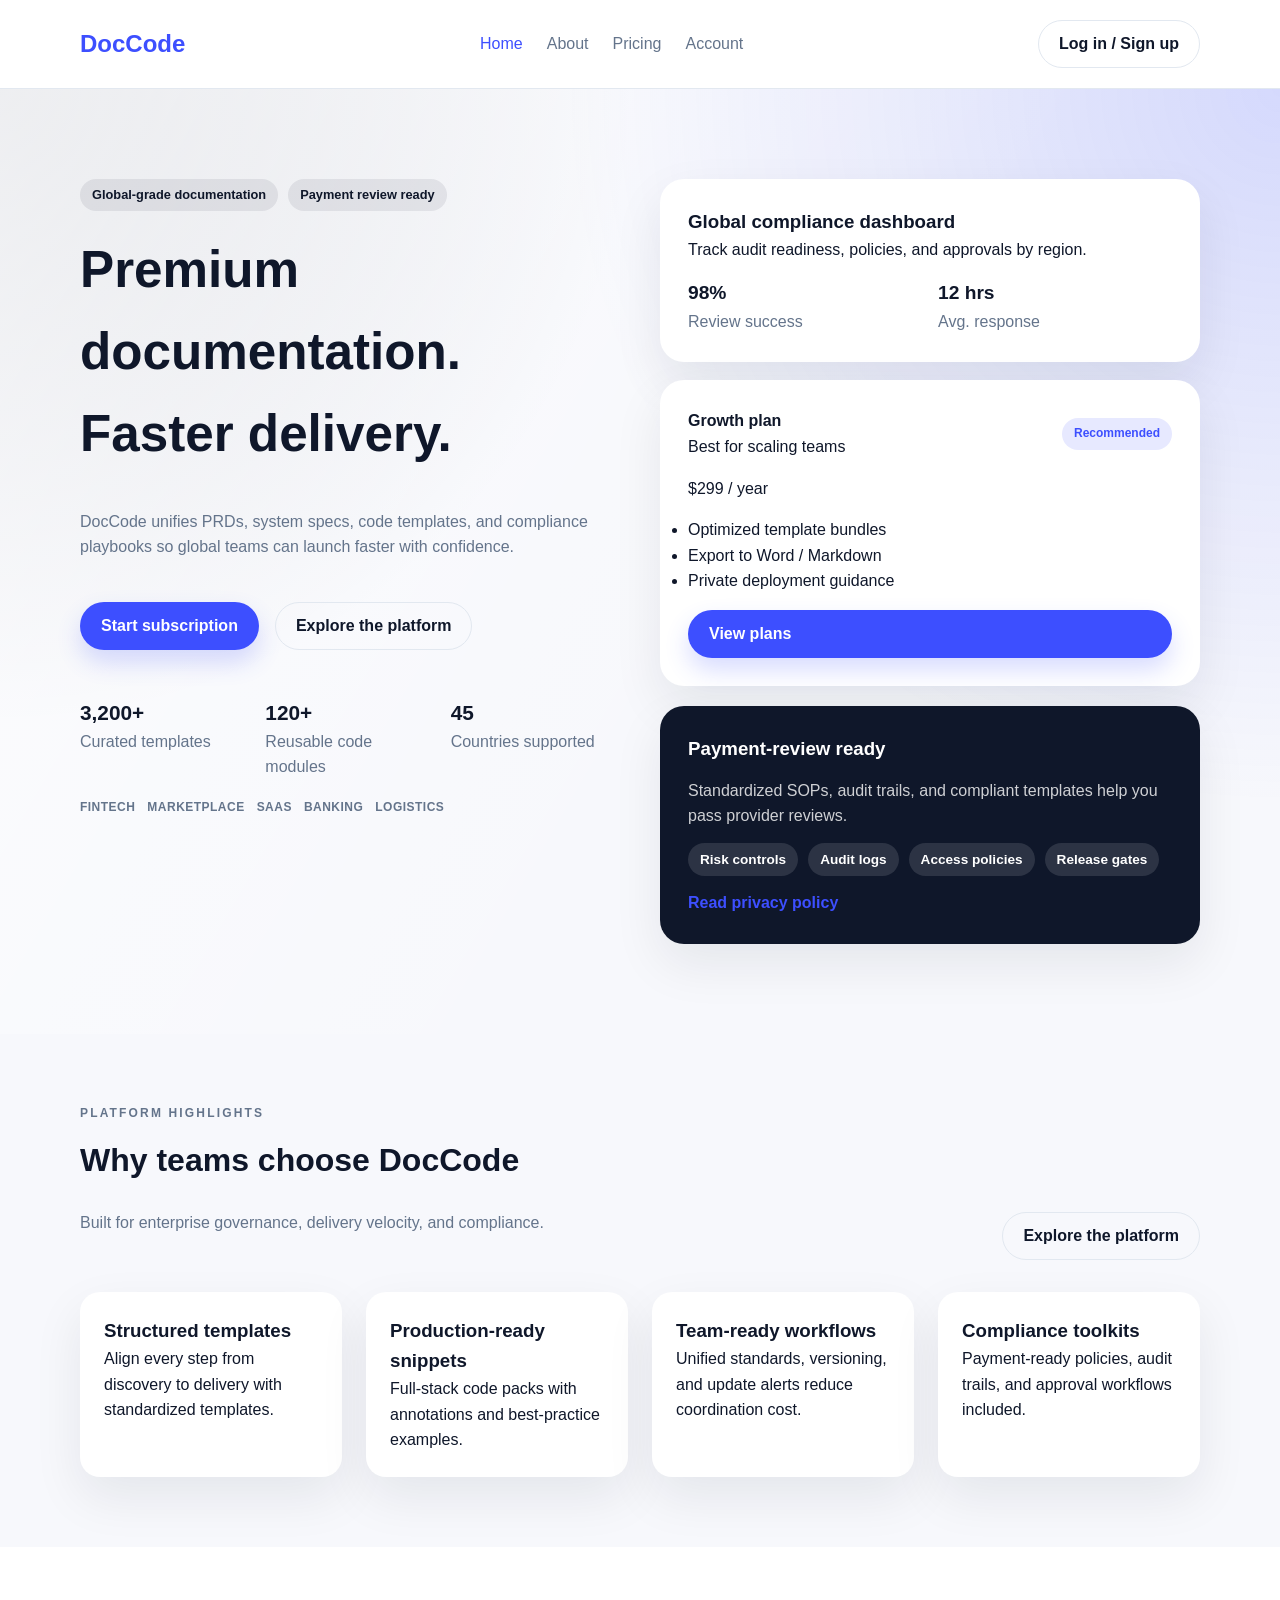
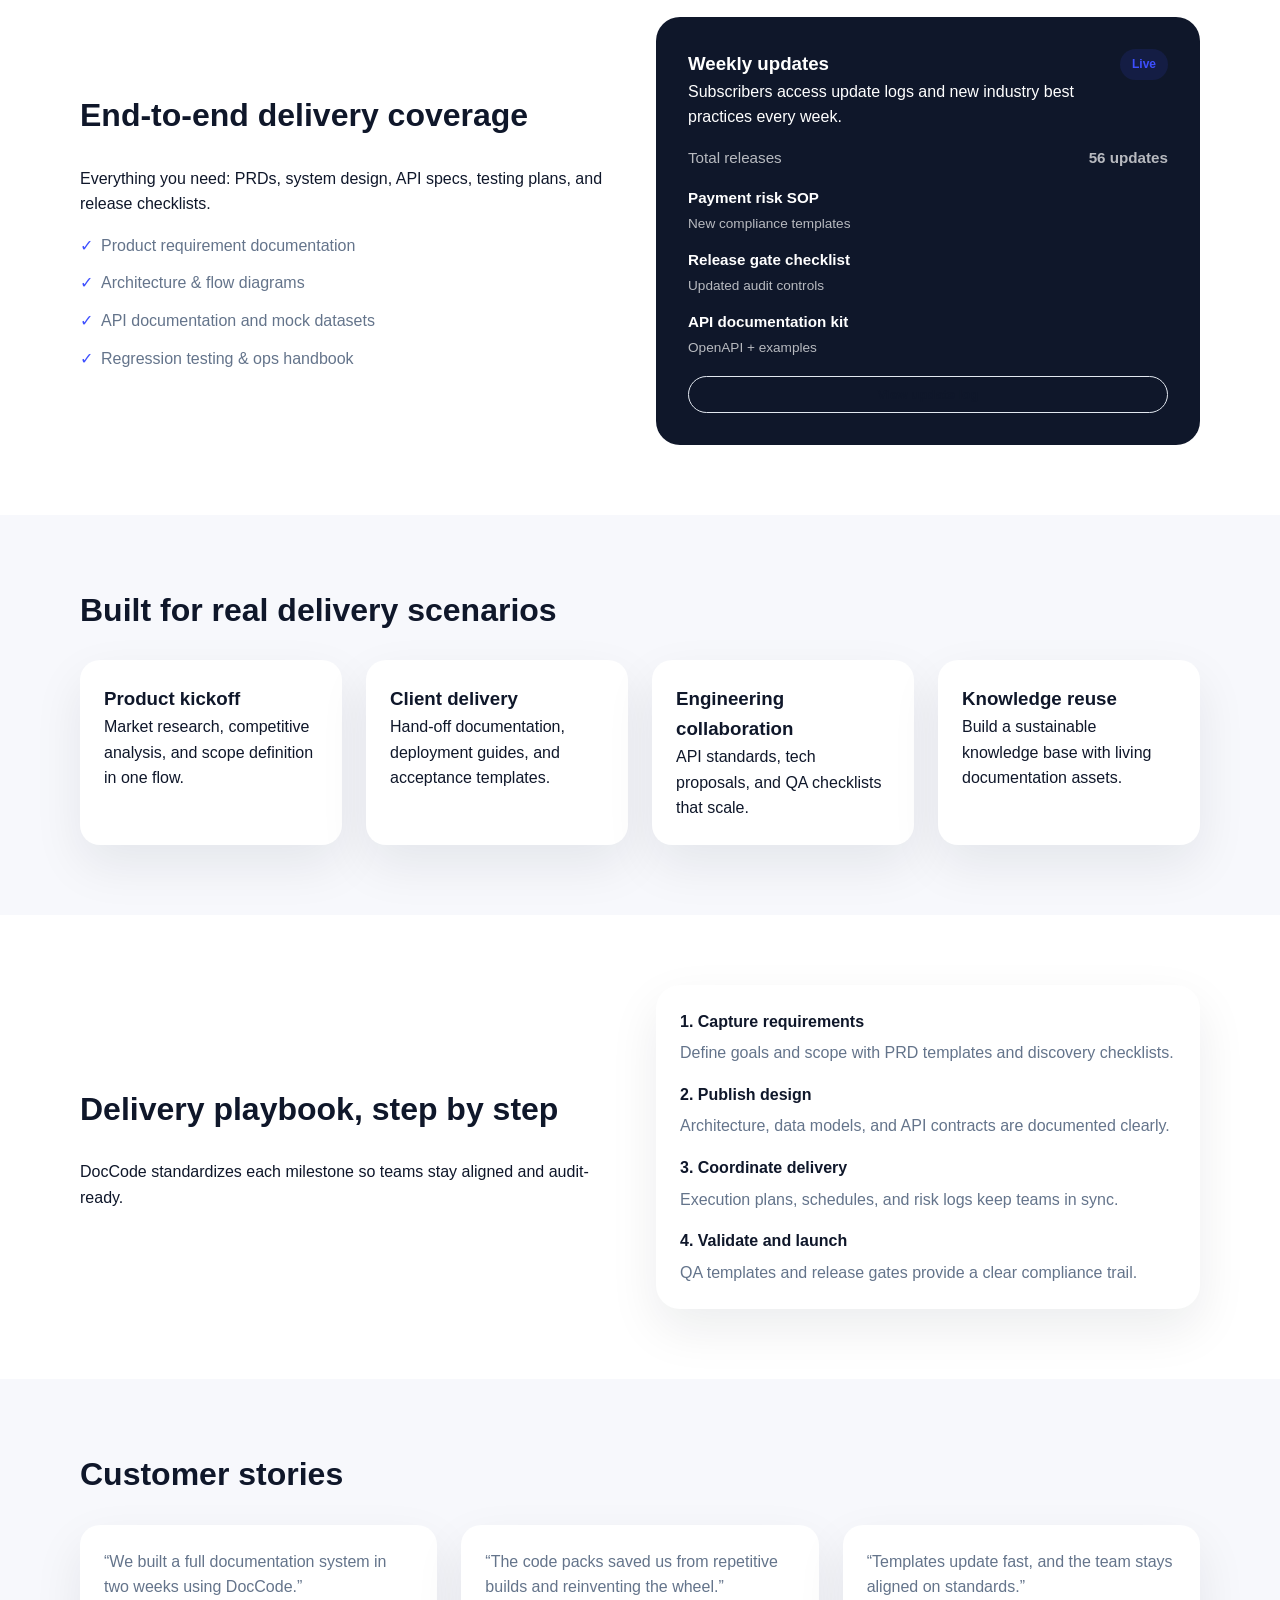
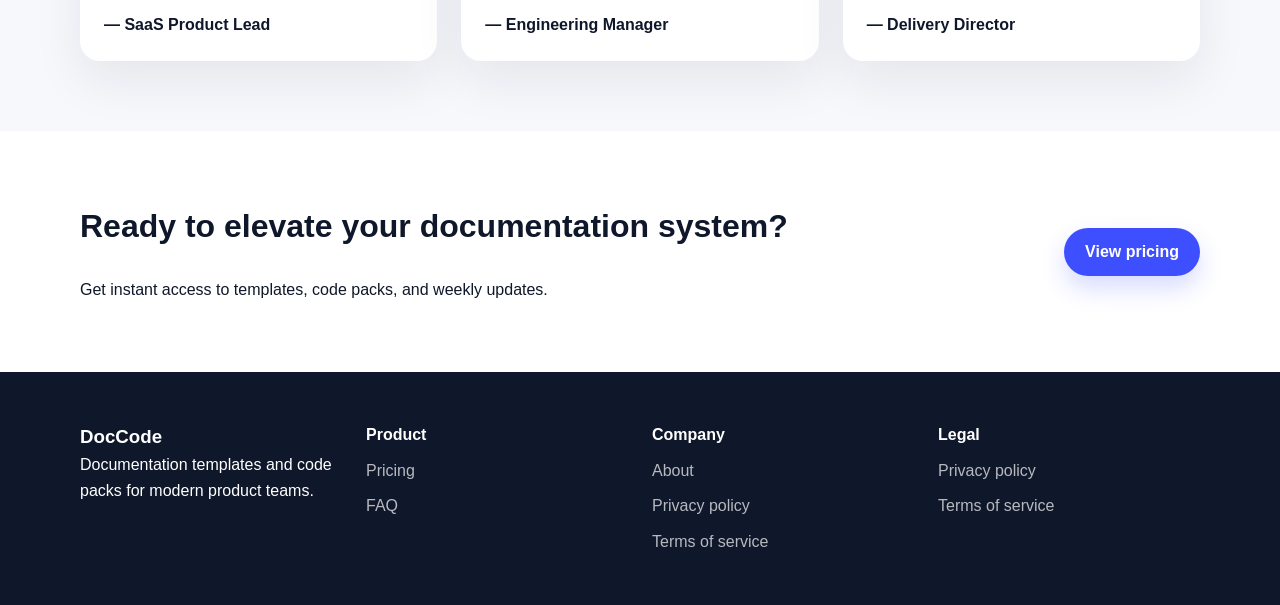
<file: index.html>
<!DOCTYPE html>
<html lang="en">
<head>
  <meta charset="UTF-8" />
  <meta name="viewport" content="width=device-width, initial-scale=1.0" />
  <title>DocCode Official Store</title>
  <link rel="stylesheet" href="styles.css" />
</head>
<body>
  <header class="site-header">
    <div class="container nav">
      <div class="logo">DocCode</div>
      <nav>
        <a href="index.html" class="active">Home</a>
        <a href="about.html">About</a>
        <a href="purchase.html">Pricing</a>
        <a href="profile.html">Account</a>
      </nav>
      <a class="ghost-btn" href="login.html">Log in / Sign up</a>
    </div>
  </header>

  <main>
    <section class="hero hero-premium reveal">
      <div class="container hero-grid">
        <div class="hero-copy">
          <div class="hero-badges">
            <span>Global-grade documentation</span>
            <span>Payment review ready</span>
          </div>
          <h1>Premium documentation. Faster delivery.</h1>
          <p class="sub">
            DocCode unifies PRDs, system specs, code templates, and compliance playbooks so
            global teams can launch faster with confidence.
          </p>
          <div class="hero-actions">
            <a class="primary-btn" href="purchase.html">Start subscription</a>
            <a class="ghost-btn" href="about.html">Explore the platform</a>
          </div>
          <div class="hero-metrics">
            <div>
              <strong>3,200+</strong>
              <span>Curated templates</span>
            </div>
            <div>
              <strong>120+</strong>
              <span>Reusable code modules</span>
            </div>
            <div>
              <strong>45</strong>
              <span>Countries supported</span>
            </div>
          </div>
          <div class="hero-trust">
            <span>Fintech</span>
            <span>Marketplace</span>
            <span>SaaS</span>
            <span>Banking</span>
            <span>Logistics</span>
          </div>
        </div>
        <div class="hero-visual">
          <div class="hero-showcase">
            <div class="showcase-card">
              <div>
                <h3>Global compliance dashboard</h3>
                <p>Track audit readiness, policies, and approvals by region.</p>
              </div>
              <div class="showcase-metrics">
                <div>
                  <strong>98%</strong>
                  <span>Review success</span>
                </div>
                <div>
                  <strong>12 hrs</strong>
                  <span>Avg. response</span>
                </div>
              </div>
            </div>
            <div class="showcase-card">
              <div class="showcase-header">
                <div>
                  <h4>Growth plan</h4>
                  <p>Best for scaling teams</p>
                </div>
                <span class="status-pill">Recommended</span>
              </div>
              <div class="price">$299 <span>/ year</span></div>
              <ul>
                <li>Optimized template bundles</li>
                <li>Export to Word / Markdown</li>
                <li>Private deployment guidance</li>
              </ul>
              <a class="primary-btn" href="purchase.html">View plans</a>
            </div>
          </div>
          <div class="hero-panel">
            <h3>Payment-review ready</h3>
            <p>Standardized SOPs, audit trails, and compliant templates help you pass provider reviews.</p>
            <div class="hero-pill-grid">
              <span>Risk controls</span>
              <span>Audit logs</span>
              <span>Access policies</span>
              <span>Release gates</span>
            </div>
            <a class="link-btn" href="privacy.html">Read privacy policy</a>
          </div>
        </div>
      </div>
    </section>

    <section id="features" class="section reveal">
      <div class="container">
        <div class="section-head">
          <div>
            <p class="eyebrow">Platform highlights</p>
            <h2>Why teams choose DocCode</h2>
            <p class="sub">Built for enterprise governance, delivery velocity, and compliance.</p>
          </div>
          <a class="ghost-btn" href="about.html">Explore the platform</a>
        </div>
        <div class="feature-grid">
          <div class="feature">
            <h3>Structured templates</h3>
            <p>Align every step from discovery to delivery with standardized templates.</p>
          </div>
          <div class="feature">
            <h3>Production-ready snippets</h3>
            <p>Full-stack code packs with annotations and best-practice examples.</p>
          </div>
          <div class="feature">
            <h3>Team-ready workflows</h3>
            <p>Unified standards, versioning, and update alerts reduce coordination cost.</p>
          </div>
          <div class="feature">
            <h3>Compliance toolkits</h3>
            <p>Payment-ready policies, audit trails, and approval workflows included.</p>
          </div>
        </div>
      </div>
    </section>

    <section class="section alt reveal">
      <div class="container">
        <div class="split">
          <div>
            <h2>End-to-end delivery coverage</h2>
            <p>Everything you need: PRDs, system design, API specs, testing plans, and release checklists.</p>
            <ul class="checklist">
              <li>Product requirement documentation</li>
              <li>Architecture & flow diagrams</li>
              <li>API documentation and mock datasets</li>
              <li>Regression testing & ops handbook</li>
            </ul>
          </div>
          <div class="insight-card">
            <div class="insight-header">
              <div>
                <h3>Weekly updates</h3>
                <p>Subscribers access update logs and new industry best practices every week.</p>
              </div>
              <span class="status-pill">Live</span>
            </div>
            <div class="insight-meta">
              <span>Total releases</span>
              <strong>56 updates</strong>
            </div>
            <div class="insight-list">
              <div>
                <strong>Payment risk SOP</strong>
                <span>New compliance templates</span>
              </div>
              <div>
                <strong>Release gate checklist</strong>
                <span>Updated audit controls</span>
              </div>
              <div>
                <strong>API documentation kit</strong>
                <span>OpenAPI + examples</span>
              </div>
            </div>
            <button class="ghost-btn">View update log</button>
          </div>
        </div>
      </div>
    </section>

    <section class="section reveal">
      <div class="container">
        <h2>Built for real delivery scenarios</h2>
        <div class="scene-grid">
          <div class="scene-card">
            <h3>Product kickoff</h3>
            <p>Market research, competitive analysis, and scope definition in one flow.</p>
          </div>
          <div class="scene-card">
            <h3>Client delivery</h3>
            <p>Hand-off documentation, deployment guides, and acceptance templates.</p>
          </div>
          <div class="scene-card">
            <h3>Engineering collaboration</h3>
            <p>API standards, tech proposals, and QA checklists that scale.</p>
          </div>
          <div class="scene-card">
            <h3>Knowledge reuse</h3>
            <p>Build a sustainable knowledge base with living documentation assets.</p>
          </div>
        </div>
      </div>
    </section>

    <section class="section alt reveal">
      <div class="container">
        <div class="flow-grid">
          <div>
            <h2>Delivery playbook, step by step</h2>
            <p>DocCode standardizes each milestone so teams stay aligned and audit-ready.</p>
          </div>
          <ol class="flow-list">
            <li>
              <strong>1. Capture requirements</strong>
              <span>Define goals and scope with PRD templates and discovery checklists.</span>
            </li>
            <li>
              <strong>2. Publish design</strong>
              <span>Architecture, data models, and API contracts are documented clearly.</span>
            </li>
            <li>
              <strong>3. Coordinate delivery</strong>
              <span>Execution plans, schedules, and risk logs keep teams in sync.</span>
            </li>
            <li>
              <strong>4. Validate and launch</strong>
              <span>QA templates and release gates provide a clear compliance trail.</span>
            </li>
          </ol>
        </div>
      </div>
    </section>

    <section class="section reveal">
      <div class="container">
        <h2>Customer stories</h2>
        <div class="testimonial-grid">
          <div class="testimonial">
            <p>“We built a full documentation system in two weeks using DocCode.”</p>
            <span>— SaaS Product Lead</span>
          </div>
          <div class="testimonial">
            <p>“The code packs saved us from repetitive builds and reinventing the wheel.”</p>
            <span>— Engineering Manager</span>
          </div>
          <div class="testimonial">
            <p>“Templates update fast, and the team stays aligned on standards.”</p>
            <span>— Delivery Director</span>
          </div>
        </div>
      </div>
    </section>

    <section class="section alt reveal">
      <div class="container cta">
        <div>
          <h2>Ready to elevate your documentation system?</h2>
          <p>Get instant access to templates, code packs, and weekly updates.</p>
        </div>
        <a class="primary-btn" href="purchase.html">View pricing</a>
      </div>
    </section>
  </main>

  <footer class="site-footer">
    <div class="container footer-grid">
      <div>
        <h3>DocCode</h3>
        <p>Documentation templates and code packs for modern product teams.</p>
      </div>
      <div>
        <h4>Product</h4>
        <a href="purchase.html">Pricing</a>
        <a href="purchase.html#faq">FAQ</a>
      </div>
      <div>
        <h4>Company</h4>
        <a href="about.html">About</a>
        <a href="privacy.html">Privacy policy</a>
        <a href="terms.html">Terms of service</a>
      </div>
      <div>
        <h4>Legal</h4>
        <a href="privacy.html">Privacy policy</a>
        <a href="terms.html">Terms of service</a>
      </div>
    </div>
  </footer>
  <script src="script.js"></script>
</body>
</html>
</file>
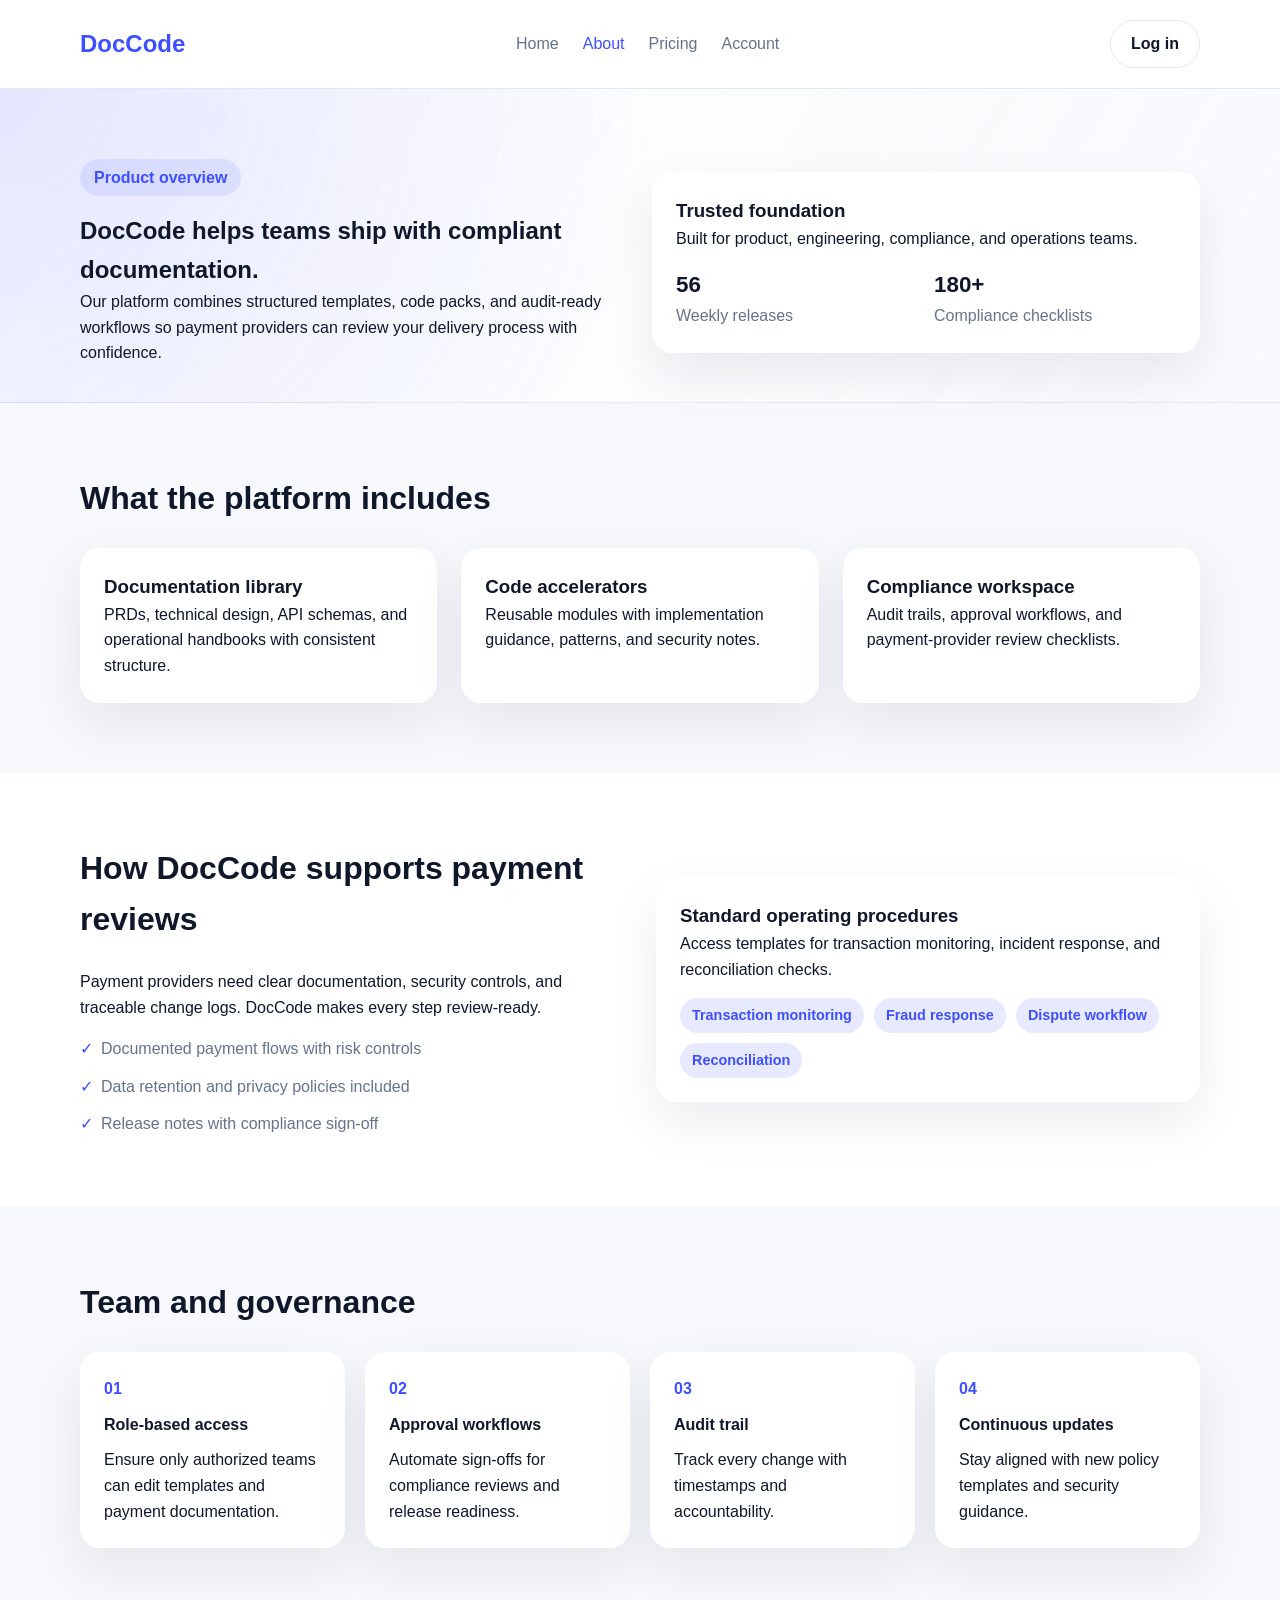
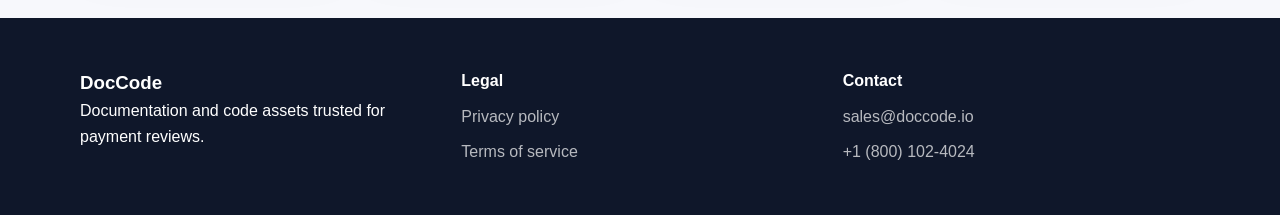
<file: about.html>
<!DOCTYPE html>
<html lang="en">
<head>
  <meta charset="UTF-8" />
  <meta name="viewport" content="width=device-width, initial-scale=1.0" />
  <title>About DocCode</title>
  <link rel="stylesheet" href="styles.css" />
</head>
<body>
  <header class="site-header">
    <div class="container nav">
      <div class="logo">DocCode</div>
      <nav>
        <a href="index.html">Home</a>
        <a href="about.html" class="active">About</a>
        <a href="purchase.html">Pricing</a>
        <a href="profile.html">Account</a>
      </nav>
      <a class="ghost-btn" href="login.html">Log in</a>
    </div>
  </header>

  <main>
    <section class="page-hero reveal">
      <div class="container about-hero">
        <div>
          <p class="badge">Product overview</p>
          <h1>DocCode helps teams ship with compliant documentation.</h1>
          <p>Our platform combines structured templates, code packs, and audit-ready workflows so payment providers can review your delivery process with confidence.</p>
        </div>
        <div class="about-card">
          <h3>Trusted foundation</h3>
          <p>Built for product, engineering, compliance, and operations teams.</p>
          <div class="about-stats">
            <div>
              <strong>56</strong>
              <span>Weekly releases</span>
            </div>
            <div>
              <strong>180+</strong>
              <span>Compliance checklists</span>
            </div>
          </div>
        </div>
      </div>
    </section>

    <section class="section reveal">
      <div class="container">
        <h2>What the platform includes</h2>
        <div class="feature-grid">
          <div class="feature">
            <h3>Documentation library</h3>
            <p>PRDs, technical design, API schemas, and operational handbooks with consistent structure.</p>
          </div>
          <div class="feature">
            <h3>Code accelerators</h3>
            <p>Reusable modules with implementation guidance, patterns, and security notes.</p>
          </div>
          <div class="feature">
            <h3>Compliance workspace</h3>
            <p>Audit trails, approval workflows, and payment-provider review checklists.</p>
          </div>
        </div>
      </div>
    </section>

    <section class="section alt reveal">
      <div class="container about-grid">
        <div>
          <h2>How DocCode supports payment reviews</h2>
          <p>Payment providers need clear documentation, security controls, and traceable change logs. DocCode makes every step review-ready.</p>
          <ul class="checklist">
            <li>Documented payment flows with risk controls</li>
            <li>Data retention and privacy policies included</li>
            <li>Release notes with compliance sign-off</li>
          </ul>
        </div>
        <div class="panel">
          <h3>Standard operating procedures</h3>
          <p>Access templates for transaction monitoring, incident response, and reconciliation checks.</p>
          <div class="pill-grid">
            <span>Transaction monitoring</span>
            <span>Fraud response</span>
            <span>Dispute workflow</span>
            <span>Reconciliation</span>
          </div>
        </div>
      </div>
    </section>

    <section class="section reveal">
      <div class="container">
        <h2>Team and governance</h2>
        <div class="steps-grid">
          <div class="step-card">
            <span>01</span>
            <h4>Role-based access</h4>
            <p>Ensure only authorized teams can edit templates and payment documentation.</p>
          </div>
          <div class="step-card">
            <span>02</span>
            <h4>Approval workflows</h4>
            <p>Automate sign-offs for compliance reviews and release readiness.</p>
          </div>
          <div class="step-card">
            <span>03</span>
            <h4>Audit trail</h4>
            <p>Track every change with timestamps and accountability.</p>
          </div>
          <div class="step-card">
            <span>04</span>
            <h4>Continuous updates</h4>
            <p>Stay aligned with new policy templates and security guidance.</p>
          </div>
        </div>
      </div>
    </section>
  </main>

  <footer class="site-footer">
    <div class="container footer-grid">
      <div>
        <h3>DocCode</h3>
        <p>Documentation and code assets trusted for payment reviews.</p>
      </div>
      <div>
        <h4>Legal</h4>
        <a href="privacy.html">Privacy policy</a>
        <a href="terms.html">Terms of service</a>
      </div>
      <div>
        <h4>Contact</h4>
        <a href="#">sales@doccode.io</a>
        <a href="#">+1 (800) 102-4024</a>
      </div>
    </div>
  </footer>
  <script src="script.js"></script>
</body>
</html>
</file>
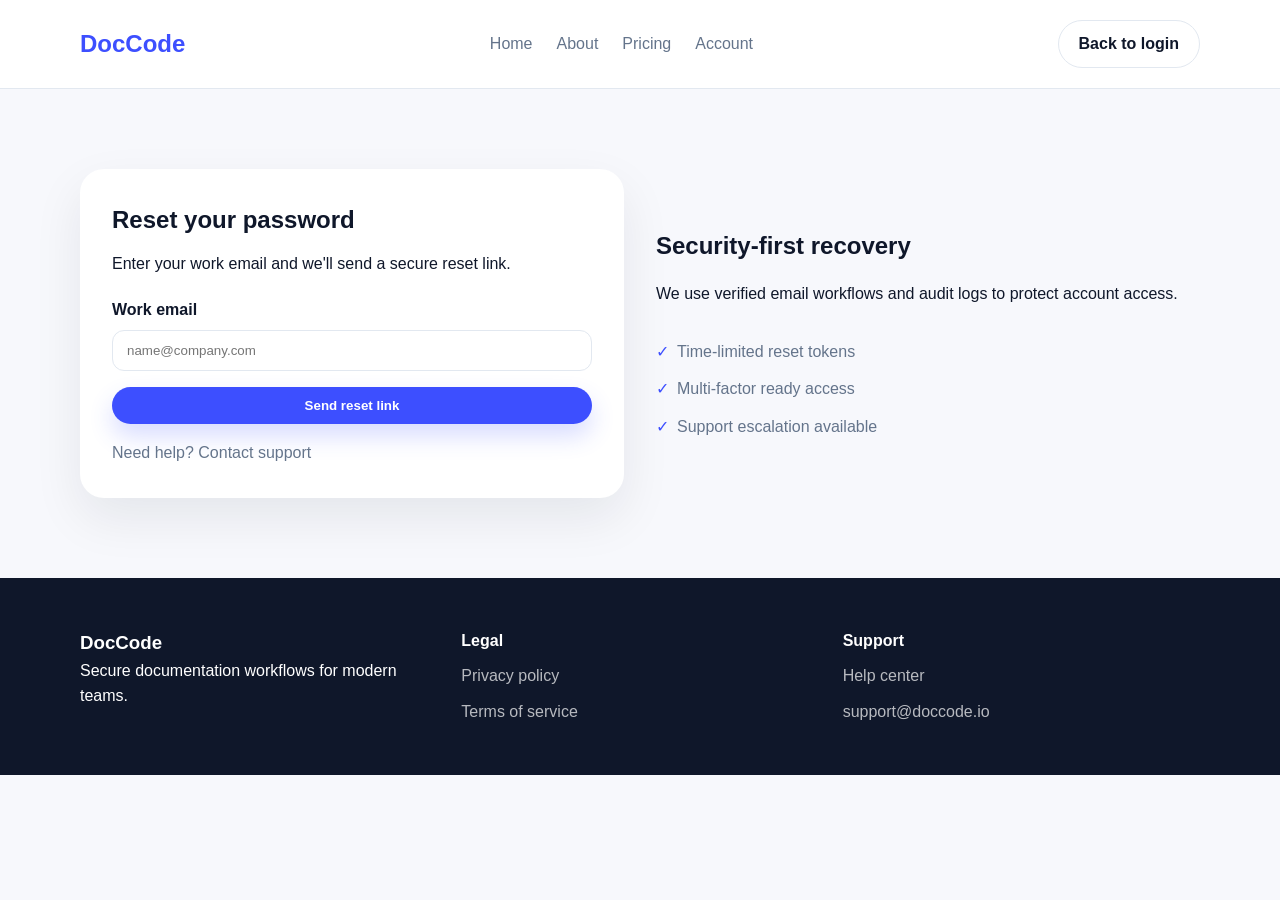
<file: forgot.html>
<!DOCTYPE html>
<html lang="en">
<head>
  <meta charset="UTF-8" />
  <meta name="viewport" content="width=device-width, initial-scale=1.0" />
  <title>Reset Password - DocCode</title>
  <link rel="stylesheet" href="styles.css" />
</head>
<body>
  <header class="site-header">
    <div class="container nav">
      <div class="logo">DocCode</div>
      <nav>
        <a href="index.html">Home</a>
        <a href="about.html">About</a>
        <a href="purchase.html">Pricing</a>
        <a href="profile.html">Account</a>
      </nav>
      <a class="ghost-btn" href="login.html">Back to login</a>
    </div>
  </header>

  <main>
    <section class="auth-page reveal">
      <div class="container auth-layout">
        <div class="auth-card">
          <div class="auth-header">
            <h1>Reset your password</h1>
            <p>Enter your work email and we'll send a secure reset link.</p>
          </div>
          <form class="auth-form">
            <label>
              Work email
              <input type="email" placeholder="name@company.com" required />
            </label>
            <button class="primary-btn" type="submit">Send reset link</button>
          </form>
          <p class="auth-footer">
            Need help? <a href="mailto:support@doccode.io">Contact support</a>
          </p>
        </div>
        <div class="auth-side">
          <h2>Security-first recovery</h2>
          <p>We use verified email workflows and audit logs to protect account access.</p>
          <ul class="checklist">
            <li>Time-limited reset tokens</li>
            <li>Multi-factor ready access</li>
            <li>Support escalation available</li>
          </ul>
        </div>
      </div>
    </section>
  </main>

  <footer class="site-footer">
    <div class="container footer-grid">
      <div>
        <h3>DocCode</h3>
        <p>Secure documentation workflows for modern teams.</p>
      </div>
      <div>
        <h4>Legal</h4>
        <a href="privacy.html">Privacy policy</a>
        <a href="terms.html">Terms of service</a>
      </div>
      <div>
        <h4>Support</h4>
        <a href="#">Help center</a>
        <a href="mailto:support@doccode.io">support@doccode.io</a>
      </div>
    </div>
  </footer>
  <script src="script.js"></script>
</body>
</html>
</file>
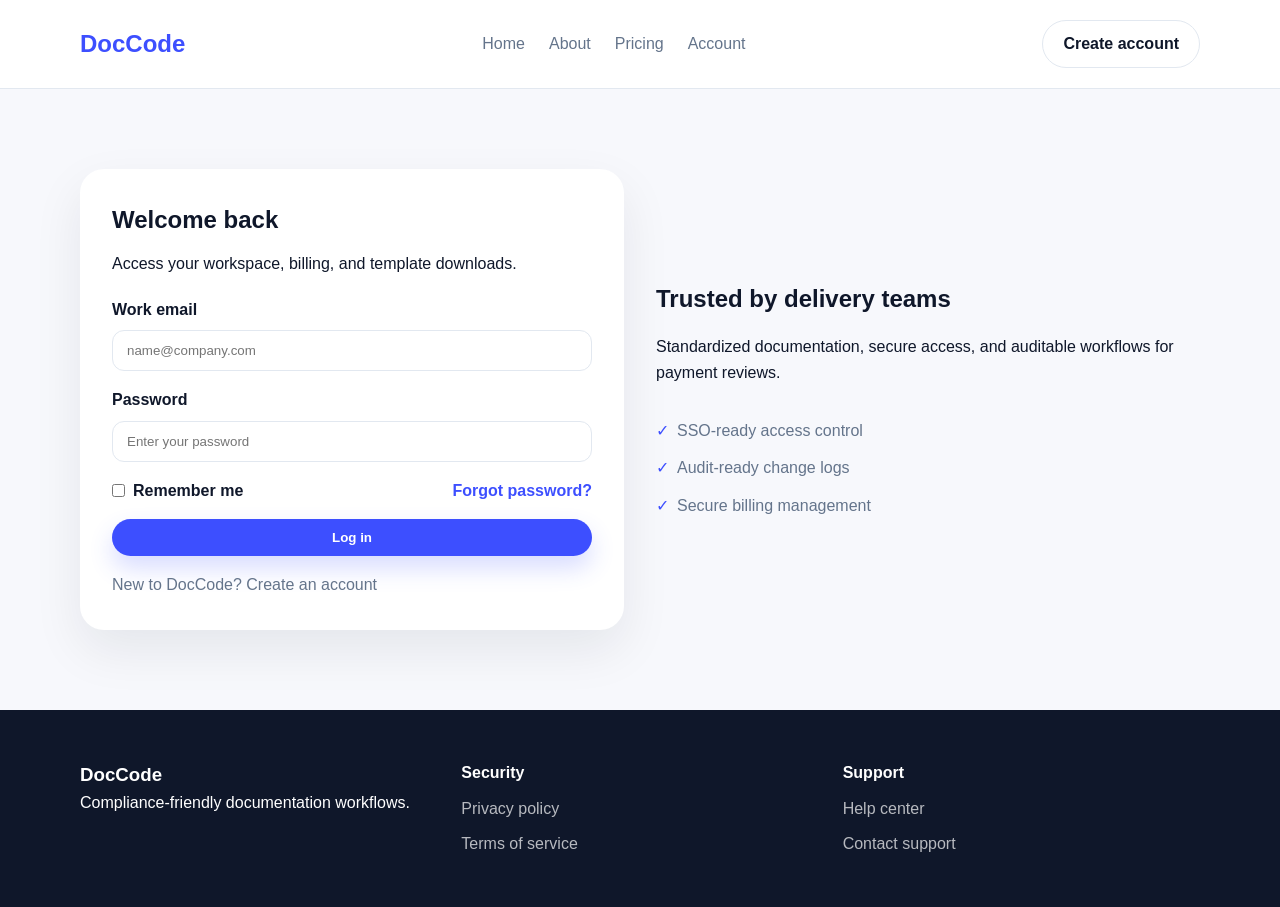
<file: login.html>
<!DOCTYPE html>
<html lang="en">
<head>
  <meta charset="UTF-8" />
  <meta name="viewport" content="width=device-width, initial-scale=1.0" />
  <title>Log in - DocCode</title>
  <link rel="stylesheet" href="styles.css" />
</head>
<body>
  <header class="site-header">
    <div class="container nav">
      <div class="logo">DocCode</div>
      <nav>
        <a href="index.html">Home</a>
        <a href="about.html">About</a>
        <a href="purchase.html">Pricing</a>
        <a href="profile.html">Account</a>
      </nav>
      <a class="ghost-btn" href="register.html">Create account</a>
    </div>
  </header>

  <main>
    <section class="auth-page reveal">
      <div class="container auth-layout">
        <div class="auth-card">
          <div class="auth-header">
            <h1>Welcome back</h1>
            <p>Access your workspace, billing, and template downloads.</p>
          </div>
          <form class="auth-form">
            <label>
              Work email
              <input type="email" placeholder="name@company.com" required />
            </label>
            <label>
              Password
              <input type="password" placeholder="Enter your password" required />
            </label>
            <div class="auth-row">
              <label class="checkbox">
                <input type="checkbox" />
                <span>Remember me</span>
              </label>
              <a href="forgot.html" class="link-btn">Forgot password?</a>
            </div>
            <button class="primary-btn" type="submit">Log in</button>
          </form>
          <p class="auth-footer">
            New to DocCode? <a href="register.html">Create an account</a>
          </p>
        </div>
        <div class="auth-side">
          <h2>Trusted by delivery teams</h2>
          <p>Standardized documentation, secure access, and auditable workflows for payment reviews.</p>
          <ul class="checklist">
            <li>SSO-ready access control</li>
            <li>Audit-ready change logs</li>
            <li>Secure billing management</li>
          </ul>
        </div>
      </div>
    </section>
  </main>

  <footer class="site-footer">
    <div class="container footer-grid">
      <div>
        <h3>DocCode</h3>
        <p>Compliance-friendly documentation workflows.</p>
      </div>
      <div>
        <h4>Security</h4>
        <a href="privacy.html">Privacy policy</a>
        <a href="terms.html">Terms of service</a>
      </div>
      <div>
        <h4>Support</h4>
        <a href="#">Help center</a>
        <a href="#">Contact support</a>
      </div>
    </div>
  </footer>
  <script src="script.js"></script>
</body>
</html>
</file>
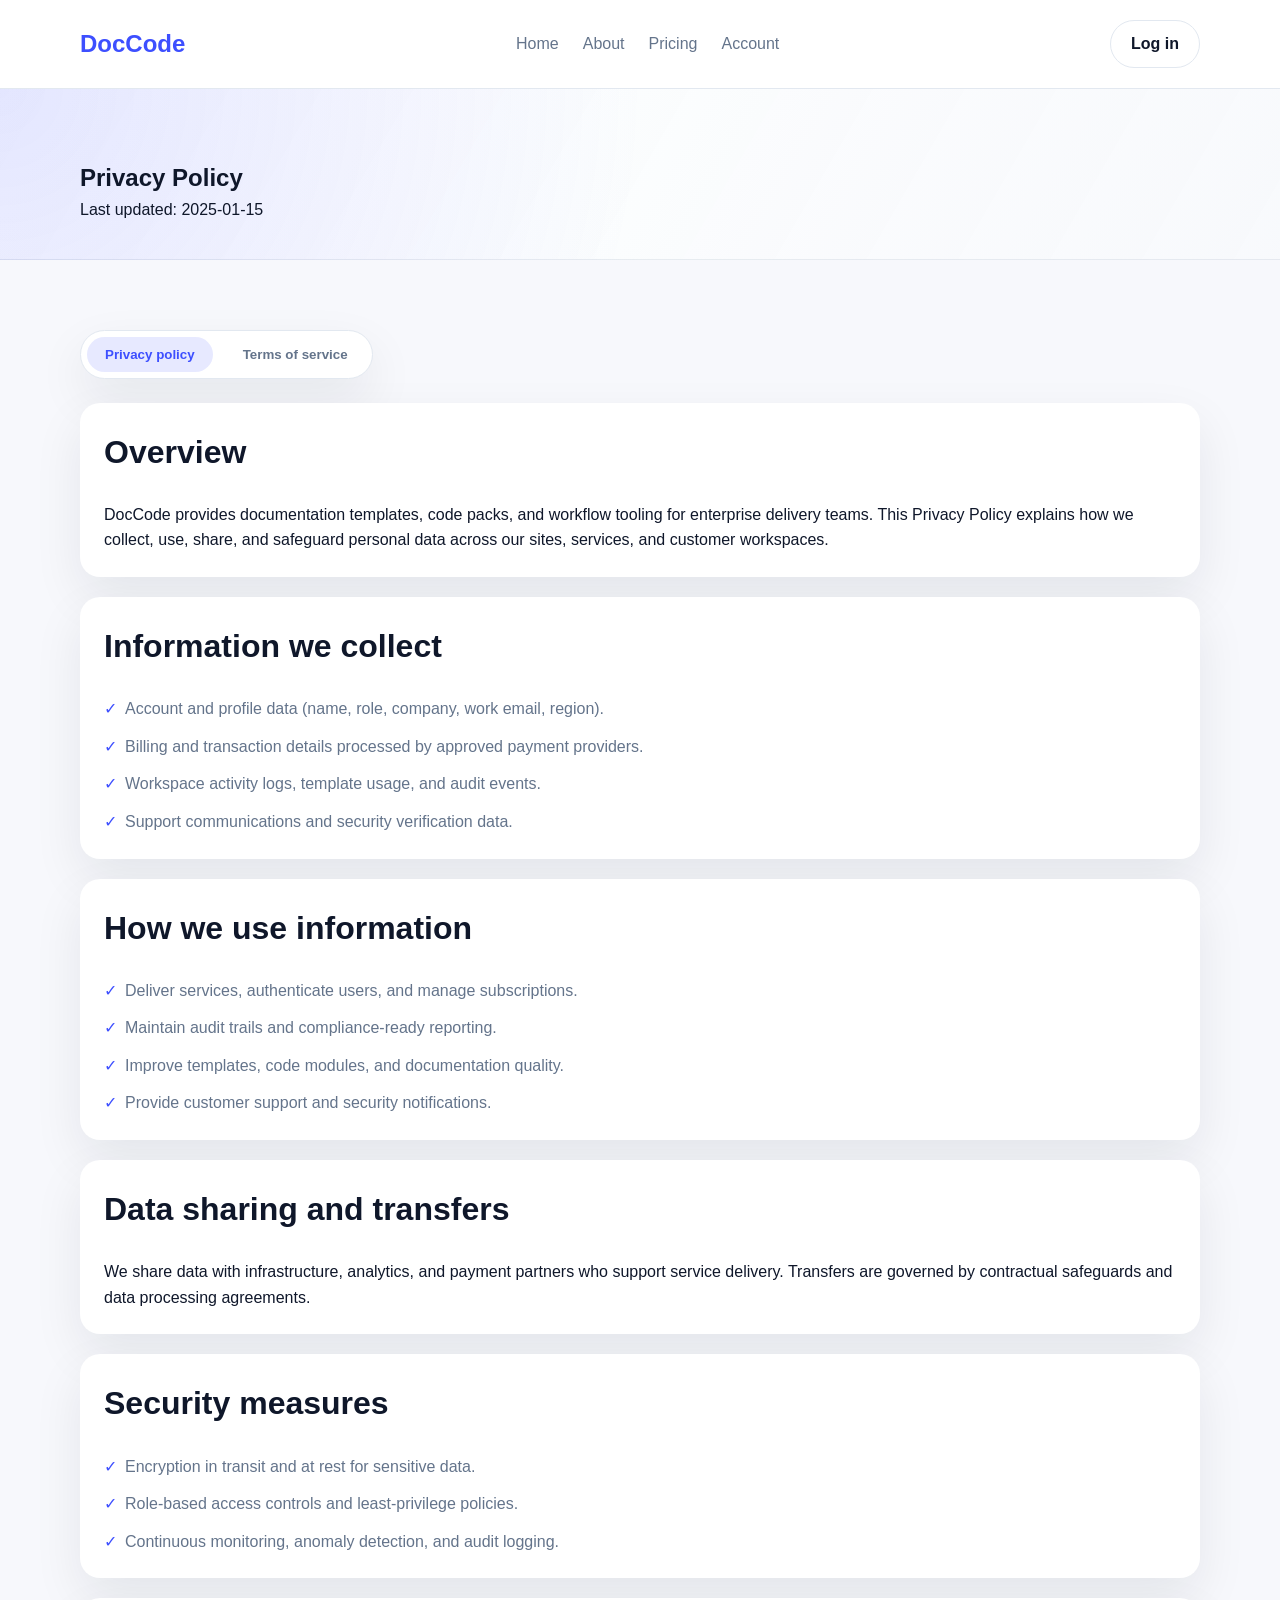
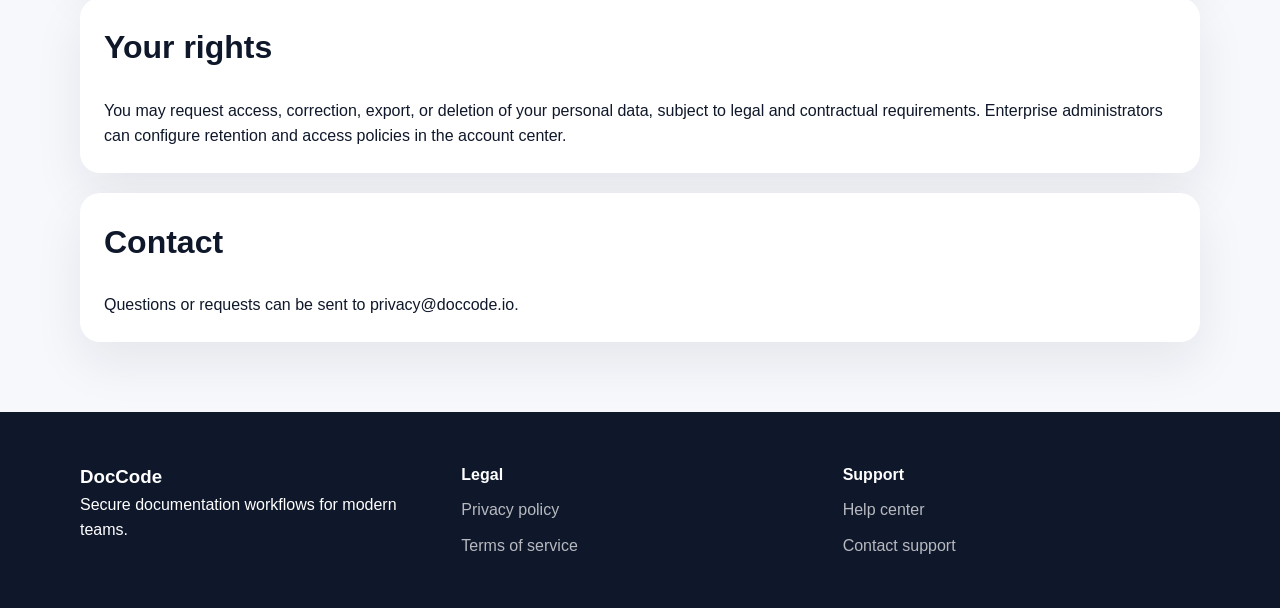
<file: privacy.html>
<!DOCTYPE html>
<html lang="en">
<head>
  <meta charset="UTF-8" />
  <meta name="viewport" content="width=device-width, initial-scale=1.0" />
  <title>Privacy Policy - DocCode</title>
  <link rel="stylesheet" href="styles.css" />
</head>
<body>
  <header class="site-header">
    <div class="container nav">
      <div class="logo">DocCode</div>
      <nav>
        <a href="index.html">Home</a>
        <a href="about.html">About</a>
        <a href="purchase.html">Pricing</a>
        <a href="profile.html">Account</a>
      </nav>
      <a class="ghost-btn" href="login.html">Log in</a>
    </div>
  </header>

  <main>
    <section class="page-hero reveal">
      <div class="container">
        <h1>Privacy Policy</h1>
        <p>Last updated: 2025-01-15</p>
      </div>
    </section>

    <section class="section reveal">
      <div class="container legal-shell">
        <div class="legal-tabs" data-default="privacy">
          <button class="legal-tab active" data-legal="privacy">Privacy policy</button>
          <button class="legal-tab" data-legal="terms">Terms of service</button>
        </div>
        <div class="legal-panels">
          <div class="legal-panel active" data-legal-panel="privacy">
            <div class="panel">
              <h2>Overview</h2>
              <p>
                DocCode provides documentation templates, code packs, and workflow tooling for enterprise delivery teams.
                This Privacy Policy explains how we collect, use, share, and safeguard personal data across our sites,
                services, and customer workspaces.
              </p>
            </div>
            <div class="panel">
              <h2>Information we collect</h2>
              <ul class="checklist">
                <li>Account and profile data (name, role, company, work email, region).</li>
                <li>Billing and transaction details processed by approved payment providers.</li>
                <li>Workspace activity logs, template usage, and audit events.</li>
                <li>Support communications and security verification data.</li>
              </ul>
            </div>
            <div class="panel">
              <h2>How we use information</h2>
              <ul class="checklist">
                <li>Deliver services, authenticate users, and manage subscriptions.</li>
                <li>Maintain audit trails and compliance-ready reporting.</li>
                <li>Improve templates, code modules, and documentation quality.</li>
                <li>Provide customer support and security notifications.</li>
              </ul>
            </div>
            <div class="panel">
              <h2>Data sharing and transfers</h2>
              <p>
                We share data with infrastructure, analytics, and payment partners who support service delivery.
                Transfers are governed by contractual safeguards and data processing agreements.
              </p>
            </div>
            <div class="panel">
              <h2>Security measures</h2>
              <ul class="checklist">
                <li>Encryption in transit and at rest for sensitive data.</li>
                <li>Role-based access controls and least-privilege policies.</li>
                <li>Continuous monitoring, anomaly detection, and audit logging.</li>
              </ul>
            </div>
            <div class="panel">
              <h2>Your rights</h2>
              <p>
                You may request access, correction, export, or deletion of your personal data, subject to legal and
                contractual requirements. Enterprise administrators can configure retention and access policies in the
                account center.
              </p>
            </div>
            <div class="panel">
              <h2>Contact</h2>
              <p>Questions or requests can be sent to <a href="mailto:privacy@doccode.io">privacy@doccode.io</a>.</p>
            </div>
          </div>
          <div class="legal-panel" data-legal-panel="terms">
            <div class="panel">
              <h2>Agreement</h2>
              <p>
                By accessing DocCode, you agree to these Terms of Service. These terms apply to individual users,
                enterprise customers, and authorized team members using DocCode workspaces.
              </p>
            </div>
            <div class="panel">
              <h2>Subscriptions and access</h2>
              <ul class="checklist">
                <li>Subscriptions grant access to templates, code packs, and updates during the active term.</li>
                <li>Seat counts and workspace permissions are managed by account owners.</li>
                <li>Trials or pilot access may include feature limits described at checkout.</li>
              </ul>
            </div>
            <div class="panel">
              <h2>Billing and renewals</h2>
              <p>
                Fees are billed in advance based on the selected plan. Renewal settings are available in the account
                center, and invoices are provided for eligible plans.
              </p>
            </div>
            <div class="panel">
              <h2>Acceptable use</h2>
              <ul class="checklist">
                <li>No unauthorized redistribution of templates or code outside licensed teams.</li>
                <li>No attempts to bypass access controls, rate limits, or security measures.</li>
                <li>No use of the service for unlawful, harmful, or misleading activity.</li>
              </ul>
            </div>
            <div class="panel">
              <h2>Intellectual property</h2>
              <p>
                DocCode retains all rights to its templates, software, and content. Customers receive a non-exclusive
                license to use materials in accordance with their plan.
              </p>
            </div>
            <div class="panel">
              <h2>Termination</h2>
              <p>
                We may suspend or terminate access for material violations of these terms. Customers may cancel renewal
                via the account center, with access lasting through the current billing period.
              </p>
            </div>
          </div>
        </div>
      </div>
    </section>
  </main>

  <footer class="site-footer">
    <div class="container footer-grid">
      <div>
        <h3>DocCode</h3>
        <p>Secure documentation workflows for modern teams.</p>
      </div>
      <div>
        <h4>Legal</h4>
        <a href="privacy.html">Privacy policy</a>
        <a href="terms.html">Terms of service</a>
      </div>
      <div>
        <h4>Support</h4>
        <a href="#">Help center</a>
        <a href="#">Contact support</a>
      </div>
    </div>
  </footer>
  <script src="script.js"></script>
</body>
</html>
</file>
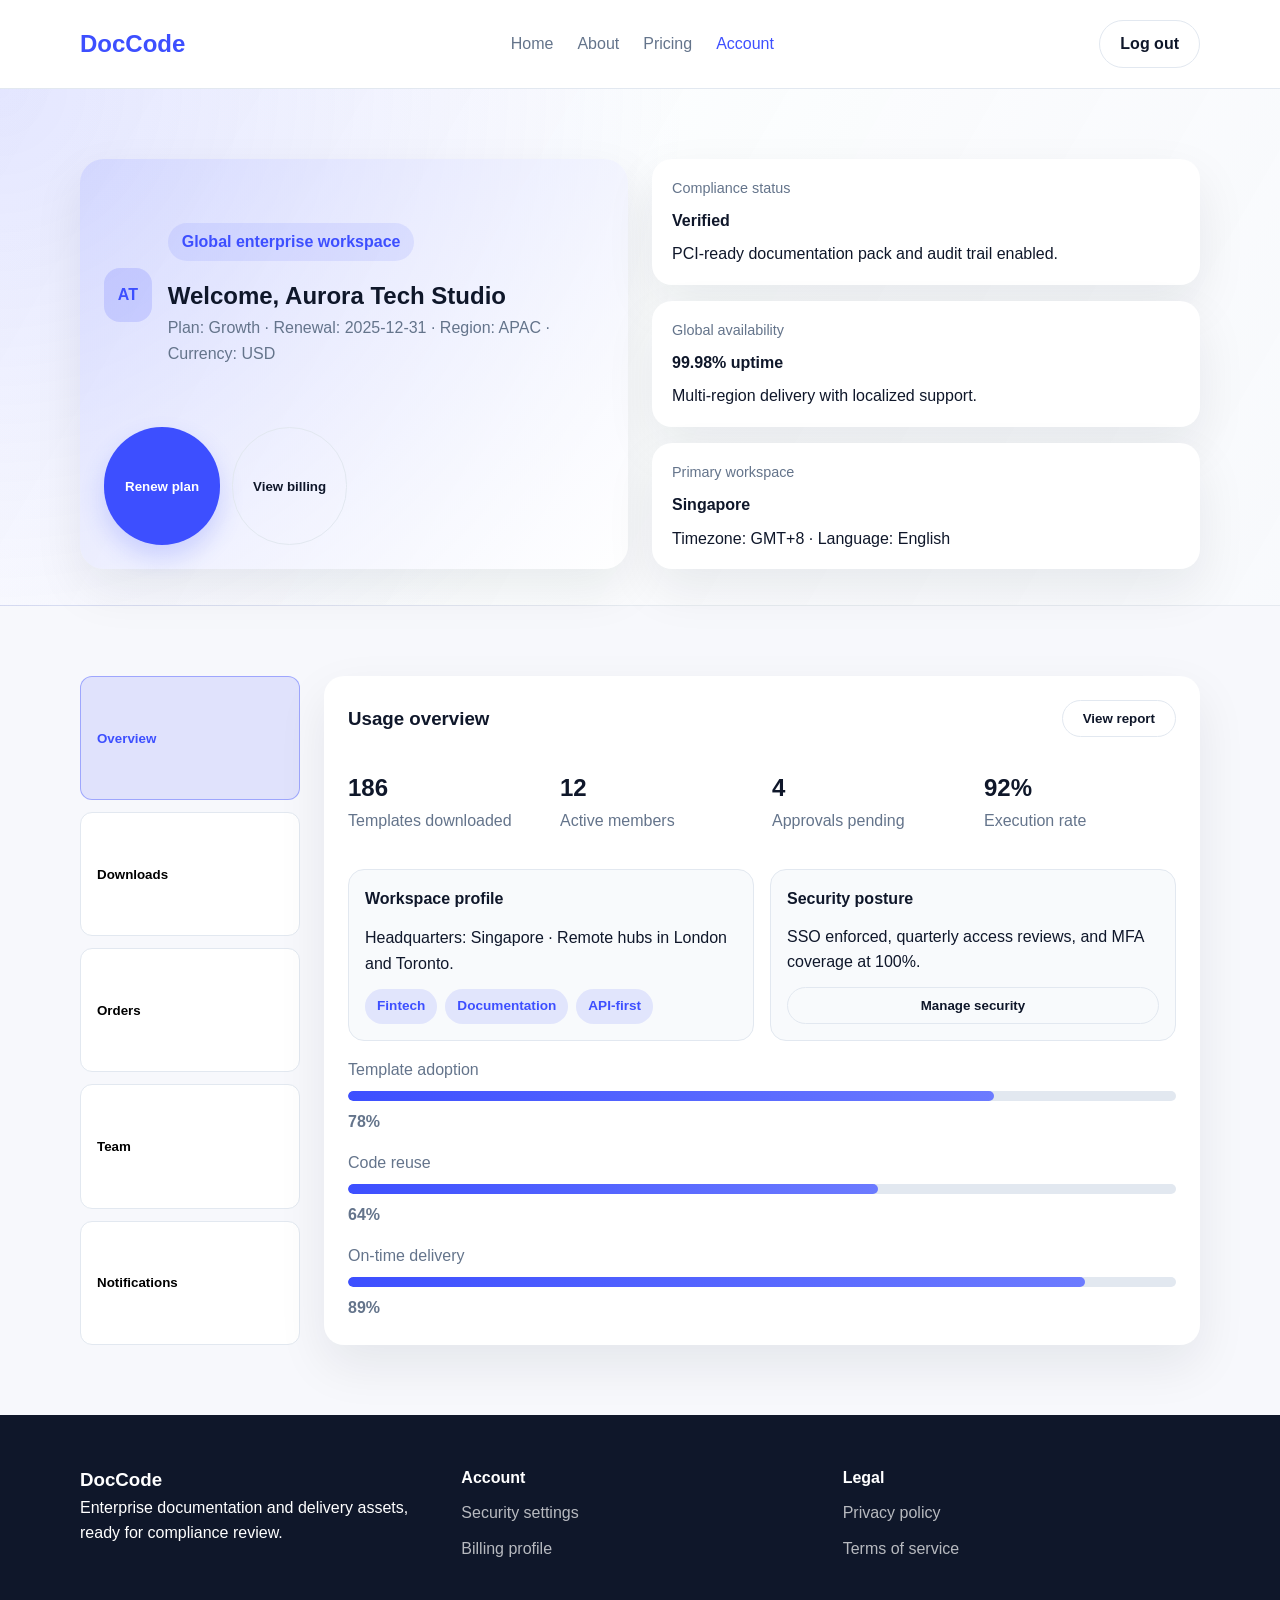
<file: profile.html>
<!DOCTYPE html>
<html lang="en">
<head>
  <meta charset="UTF-8" />
  <meta name="viewport" content="width=device-width, initial-scale=1.0" />
  <title>Account Center - DocCode Official Store</title>
  <link rel="stylesheet" href="styles.css" />
</head>
<body>
  <header class="site-header">
    <div class="container nav">
      <div class="logo">DocCode</div>
      <nav>
        <a href="index.html">Home</a>
        <a href="about.html">About</a>
        <a href="purchase.html">Pricing</a>
        <a href="profile.html" class="active">Account</a>
      </nav>
      <a class="ghost-btn" href="login.html">Log out</a>
    </div>
  </header>

  <main>
    <section class="page-hero">
      <div class="container profile-hero">
        <div class="profile-hero-card">
          <div class="profile-hero-header">
            <div class="avatar">AT</div>
            <div>
              <p class="badge">Global enterprise workspace</p>
              <h1>Welcome, Aurora Tech Studio</h1>
              <p class="profile-meta">Plan: Growth · Renewal: 2025-12-31 · Region: APAC · Currency: USD</p>
            </div>
          </div>
          <div class="profile-hero-actions">
            <button class="primary-btn">Renew plan</button>
            <button class="ghost-btn">View billing</button>
          </div>
        </div>
        <div class="profile-highlights">
          <div class="highlight-card">
            <span>Compliance status</span>
            <strong>Verified</strong>
            <p>PCI-ready documentation pack and audit trail enabled.</p>
          </div>
          <div class="highlight-card">
            <span>Global availability</span>
            <strong>99.98% uptime</strong>
            <p>Multi-region delivery with localized support.</p>
          </div>
          <div class="highlight-card">
            <span>Primary workspace</span>
            <strong>Singapore</strong>
            <p>Timezone: GMT+8 · Language: English</p>
          </div>
        </div>
      </div>
    </section>

    <section class="section reveal">
      <div class="container">
        <div class="profile-grid">
          <aside class="profile-menu">
            <button class="menu-item active" data-target="overview">Overview</button>
            <button class="menu-item" data-target="downloads">Downloads</button>
            <button class="menu-item" data-target="orders">Orders</button>
            <button class="menu-item" data-target="team">Team</button>
            <button class="menu-item" data-target="notice">Notifications</button>
          </aside>
          <div class="profile-content">
            <div class="panel tab-panel active" id="overview">
              <div class="panel-header">
                <h3>Usage overview</h3>
                <button class="ghost-btn">View report</button>
              </div>
              <div class="metrics">
                <div>
                  <strong>186</strong>
                  <span>Templates downloaded</span>
                </div>
                <div>
                  <strong>12</strong>
                  <span>Active members</span>
                </div>
                <div>
                  <strong>4</strong>
                  <span>Approvals pending</span>
                </div>
                <div>
                  <strong>92%</strong>
                  <span>Execution rate</span>
                </div>
              </div>
              <div class="overview-grid">
                <div class="overview-card">
                  <h4>Workspace profile</h4>
                  <p>Headquarters: Singapore · Remote hubs in London and Toronto.</p>
                  <div class="overview-tags">
                    <span>Fintech</span>
                    <span>Documentation</span>
                    <span>API-first</span>
                  </div>
                </div>
                <div class="overview-card">
                  <h4>Security posture</h4>
                  <p>SSO enforced, quarterly access reviews, and MFA coverage at 100%.</p>
                  <button class="ghost-btn">Manage security</button>
                </div>
              </div>
              <div class="progress-list">
                <div class="progress-item">
                  <span>Template adoption</span>
                  <div class="progress-bar"><div class="progress" style="width: 78%"></div></div>
                  <strong>78%</strong>
                </div>
                <div class="progress-item">
                  <span>Code reuse</span>
                  <div class="progress-bar"><div class="progress" style="width: 64%"></div></div>
                  <strong>64%</strong>
                </div>
                <div class="progress-item">
                  <span>On-time delivery</span>
                  <div class="progress-bar"><div class="progress" style="width: 89%"></div></div>
                  <strong>89%</strong>
                </div>
              </div>
            </div>
            <div class="panel tab-panel" id="downloads">
              <div class="panel-header">
                <h3>Recent downloads</h3>
                <button class="primary-btn">Export bundle</button>
              </div>
              <div class="download-meta">
                <div>
                  <strong>Regional pack</strong>
                  <span>Includes EU, UK, and APAC compliance annexes.</span>
                </div>
                <button class="ghost-btn">Manage regions</button>
              </div>
              <div class="download-list">
                <div class="download-item">
                  <div>
                    <h4>Requirement review checklist</h4>
                    <p>2024-11-12 · PRD template</p>
                  </div>
                  <button class="ghost-btn">Download again</button>
                </div>
                <div class="download-item">
                  <div>
                    <h4>Payments API spec</h4>
                    <p>2024-11-09 · API documentation</p>
                  </div>
                  <button class="ghost-btn">Download again</button>
                </div>
                <div class="download-item">
                  <div>
                    <h4>QA test suite tracker</h4>
                    <p>2024-11-02 · QA template</p>
                  </div>
                  <button class="ghost-btn">Download again</button>
                </div>
              </div>
            </div>
            <div class="panel tab-panel" id="orders">
              <div class="panel-header">
                <h3>Order history</h3>
                <button class="ghost-btn">Export invoice</button>
              </div>
              <div class="order-summary">
                <div>
                  <strong>FY24 spend</strong>
                  <span>$1,482</span>
                </div>
                <div>
                  <strong>Payment method</strong>
                  <span>Visa ·•• 1681</span>
                </div>
                <div>
                  <strong>Billing cycle</strong>
                  <span>Annual</span>
                </div>
              </div>
              <div class="order-table">
                <div class="order-row header">
                  <span>Order ID</span>
                  <span>Plan</span>
                  <span>Amount</span>
                  <span>Status</span>
                  <span>Action</span>
                </div>
                <div class="order-row">
                  <span>#DC2024012</span>
                  <span>Growth</span>
                  <span>$299</span>
                  <span class="status success">Paid</span>
                  <button class="ghost-btn small">Details</button>
                </div>
                <div class="order-row">
                  <span>#DC2023128</span>
                  <span>Launch</span>
                  <span>$99</span>
                  <span class="status">Paid</span>
                  <button class="ghost-btn small">Details</button>
                </div>
              </div>
            </div>
            <div class="panel tab-panel" id="team">
              <div class="panel-header">
                <h3>Team management</h3>
                <button class="primary-btn">Invite members</button>
              </div>
              <div class="team-lead">
                <div>
                  <strong>Team lead</strong>
                  <span>Leila Morgan · Product Operations</span>
                </div>
                <div>
                  <strong>Active regions</strong>
                  <span>APAC · EMEA · North America</span>
                </div>
              </div>
              <div class="team-grid">
                <div class="team-card">
                  <h4>Remaining seats</h4>
                  <p>3 seats</p>
                  <button class="ghost-btn">Upgrade seats</button>
                </div>
                <div class="team-card">
                  <h4>Access policy</h4>
                  <p>Set editing and download permissions by role.</p>
                  <button class="ghost-btn">Manage access</button>
                </div>
                <div class="team-card">
                  <h4>Approval workflow</h4>
                  <p>Configure approvals for template publishing.</p>
                  <button class="ghost-btn">View workflow</button>
                </div>
              </div>
            </div>
            <div class="panel tab-panel" id="notice">
              <div class="panel-header">
                <h3>Notifications</h3>
                <button class="ghost-btn">Mark all read</button>
              </div>
              <div class="notice-callout">
                <strong>Global service update</strong>
                <p>New data residency options are available for EU and UK teams.</p>
              </div>
              <div class="notice-list">
                <div class="notice-item">
                  <div>
                    <h4>Template update alert</h4>
                    <p>New compliance-ready payment templates are now available.</p>
                  </div>
                  <span>Today</span>
                </div>
                <div class="notice-item">
                  <div>
                    <h4>Member request</h4>
                    <p>Jamie Chen requested access to the engineering group.</p>
                  </div>
                  <span>Yesterday</span>
                </div>
                <div class="notice-item">
                  <div>
                    <h4>Renewal reminder</h4>
                    <p>Your plan renews in 45 days. Update billing to avoid service gaps.</p>
                  </div>
                  <span>2024-10-20</span>
                </div>
              </div>
            </div>
          </div>
        </div>
      </div>
    </section>
  </main>

  <footer class="site-footer">
    <div class="container footer-grid">
      <div>
        <h3>DocCode</h3>
        <p>Enterprise documentation and delivery assets, ready for compliance review.</p>
      </div>
      <div>
        <h4>Account</h4>
        <a href="#">Security settings</a>
        <a href="#">Billing profile</a>
      </div>
      <div>
        <h4>Legal</h4>
        <a href="privacy.html">Privacy policy</a>
        <a href="terms.html">Terms of service</a>
      </div>
    </div>
  </footer>
  <script src="script.js"></script>
</body>
</html>
</file>
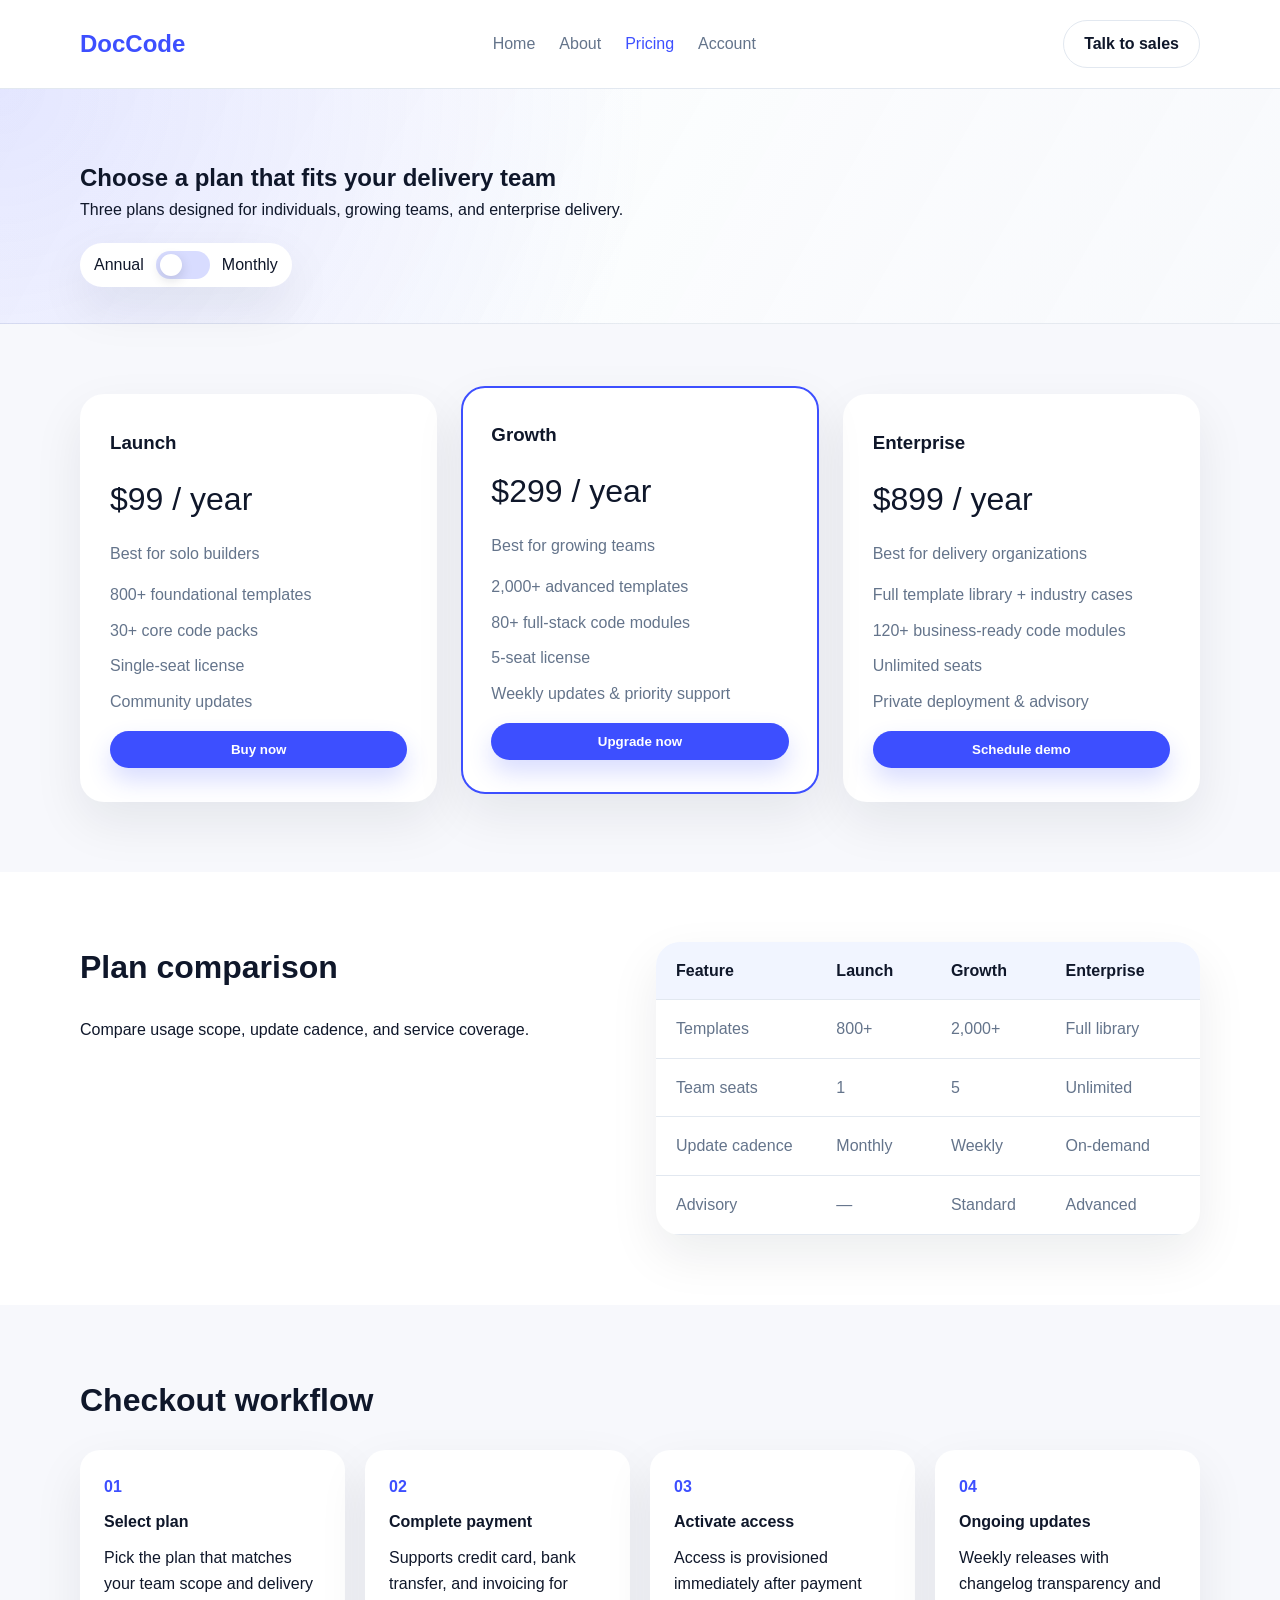
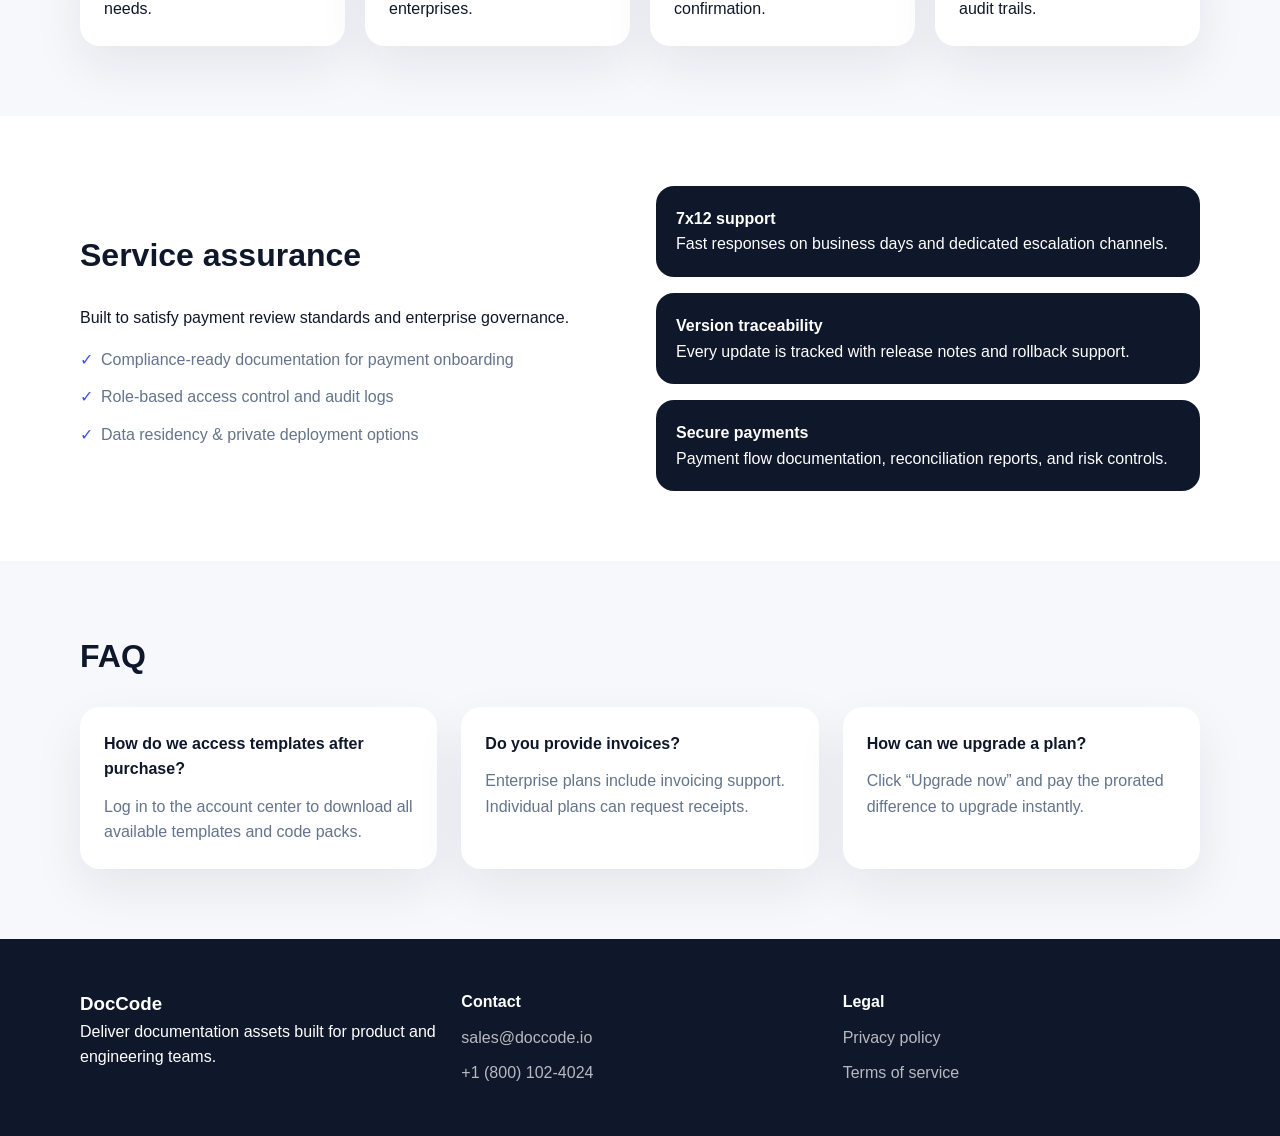
<file: purchase.html>
<!DOCTYPE html>
<html lang="en">
<head>
  <meta charset="UTF-8" />
  <meta name="viewport" content="width=device-width, initial-scale=1.0" />
  <title>Pricing - DocCode Official Store</title>
  <link rel="stylesheet" href="styles.css" />
</head>
<body>
  <header class="site-header">
    <div class="container nav">
      <div class="logo">DocCode</div>
      <nav>
        <a href="index.html">Home</a>
        <a href="about.html">About</a>
        <a href="purchase.html" class="active">Pricing</a>
        <a href="profile.html">Account</a>
      </nav>
      <a class="ghost-btn" href="login.html">Talk to sales</a>
    </div>
  </header>

  <main>
    <section class="page-hero reveal">
      <div class="container">
        <h1>Choose a plan that fits your delivery team</h1>
        <p>Three plans designed for individuals, growing teams, and enterprise delivery.</p>
        <div class="billing-toggle">
          <span>Annual</span>
          <button class="toggle-btn" data-toggle="billing">
            <span class="toggle-circle"></span>
          </button>
          <span>Monthly</span>
        </div>
      </div>
    </section>

    <section class="section reveal">
      <div class="container">
        <div class="pricing-grid">
          <div class="price-card">
            <h3>Launch</h3>
            <p class="price" data-price-year="99" data-price-month="9">$99 <span>/ year</span></p>
            <p class="tag">Best for solo builders</p>
            <ul>
              <li>800+ foundational templates</li>
              <li>30+ core code packs</li>
              <li>Single-seat license</li>
              <li>Community updates</li>
            </ul>
            <button class="primary-btn">Buy now</button>
          </div>
          <div class="price-card featured">
            <h3>Growth</h3>
            <p class="price" data-price-year="299" data-price-month="29">$299 <span>/ year</span></p>
            <p class="tag">Best for growing teams</p>
            <ul>
              <li>2,000+ advanced templates</li>
              <li>80+ full-stack code modules</li>
              <li>5-seat license</li>
              <li>Weekly updates & priority support</li>
            </ul>
            <button class="primary-btn">Upgrade now</button>
          </div>
          <div class="price-card">
            <h3>Enterprise</h3>
            <p class="price" data-price-year="899" data-price-month="89">$899 <span>/ year</span></p>
            <p class="tag">Best for delivery organizations</p>
            <ul>
              <li>Full template library + industry cases</li>
              <li>120+ business-ready code modules</li>
              <li>Unlimited seats</li>
              <li>Private deployment & advisory</li>
            </ul>
            <button class="primary-btn">Schedule demo</button>
          </div>
        </div>
      </div>
    </section>

    <section class="section alt reveal">
      <div class="container">
        <div class="compare-grid">
          <div>
            <h2>Plan comparison</h2>
            <p>Compare usage scope, update cadence, and service coverage.</p>
          </div>
          <div class="compare-table">
            <div class="compare-row header">
              <span>Feature</span>
              <span>Launch</span>
              <span>Growth</span>
              <span>Enterprise</span>
            </div>
            <div class="compare-row">
              <span>Templates</span>
              <span>800+</span>
              <span>2,000+</span>
              <span>Full library</span>
            </div>
            <div class="compare-row">
              <span>Team seats</span>
              <span>1</span>
              <span>5</span>
              <span>Unlimited</span>
            </div>
            <div class="compare-row">
              <span>Update cadence</span>
              <span>Monthly</span>
              <span>Weekly</span>
              <span>On-demand</span>
            </div>
            <div class="compare-row">
              <span>Advisory</span>
              <span>—</span>
              <span>Standard</span>
              <span>Advanced</span>
            </div>
          </div>
        </div>
      </div>
    </section>

    <section class="section reveal">
      <div class="container">
        <h2>Checkout workflow</h2>
        <div class="steps-grid">
          <div class="step-card">
            <span>01</span>
            <h4>Select plan</h4>
            <p>Pick the plan that matches your team scope and delivery needs.</p>
          </div>
          <div class="step-card">
            <span>02</span>
            <h4>Complete payment</h4>
            <p>Supports credit card, bank transfer, and invoicing for enterprises.</p>
          </div>
          <div class="step-card">
            <span>03</span>
            <h4>Activate access</h4>
            <p>Access is provisioned immediately after payment confirmation.</p>
          </div>
          <div class="step-card">
            <span>04</span>
            <h4>Ongoing updates</h4>
            <p>Weekly releases with changelog transparency and audit trails.</p>
          </div>
        </div>
      </div>
    </section>

    <section class="section alt reveal">
      <div class="container">
        <div class="guarantee-grid">
          <div>
            <h2>Service assurance</h2>
            <p>Built to satisfy payment review standards and enterprise governance.</p>
            <ul class="checklist">
              <li>Compliance-ready documentation for payment onboarding</li>
              <li>Role-based access control and audit logs</li>
              <li>Data residency & private deployment options</li>
            </ul>
          </div>
          <div class="guarantee-cards">
            <div class="guarantee-card">
              <h4>7x12 support</h4>
              <p>Fast responses on business days and dedicated escalation channels.</p>
            </div>
            <div class="guarantee-card">
              <h4>Version traceability</h4>
              <p>Every update is tracked with release notes and rollback support.</p>
            </div>
            <div class="guarantee-card">
              <h4>Secure payments</h4>
              <p>Payment flow documentation, reconciliation reports, and risk controls.</p>
            </div>
          </div>
        </div>
      </div>
    </section>

    <section class="section reveal" id="faq">
      <div class="container">
        <h2>FAQ</h2>
        <div class="faq-grid">
          <div class="faq-item">
            <h4>How do we access templates after purchase?</h4>
            <p>Log in to the account center to download all available templates and code packs.</p>
          </div>
          <div class="faq-item">
            <h4>Do you provide invoices?</h4>
            <p>Enterprise plans include invoicing support. Individual plans can request receipts.</p>
          </div>
          <div class="faq-item">
            <h4>How can we upgrade a plan?</h4>
            <p>Click “Upgrade now” and pay the prorated difference to upgrade instantly.</p>
          </div>
        </div>
      </div>
    </section>
  </main>

  <footer class="site-footer">
    <div class="container footer-grid">
      <div>
        <h3>DocCode</h3>
        <p>Deliver documentation assets built for product and engineering teams.</p>
      </div>
      <div>
        <h4>Contact</h4>
        <a href="#">sales@doccode.io</a>
        <a href="#">+1 (800) 102-4024</a>
      </div>
      <div>
        <h4>Legal</h4>
        <a href="privacy.html">Privacy policy</a>
        <a href="terms.html">Terms of service</a>
      </div>
    </div>
  </footer>
  <script src="script.js"></script>
</body>
</html>
</file>
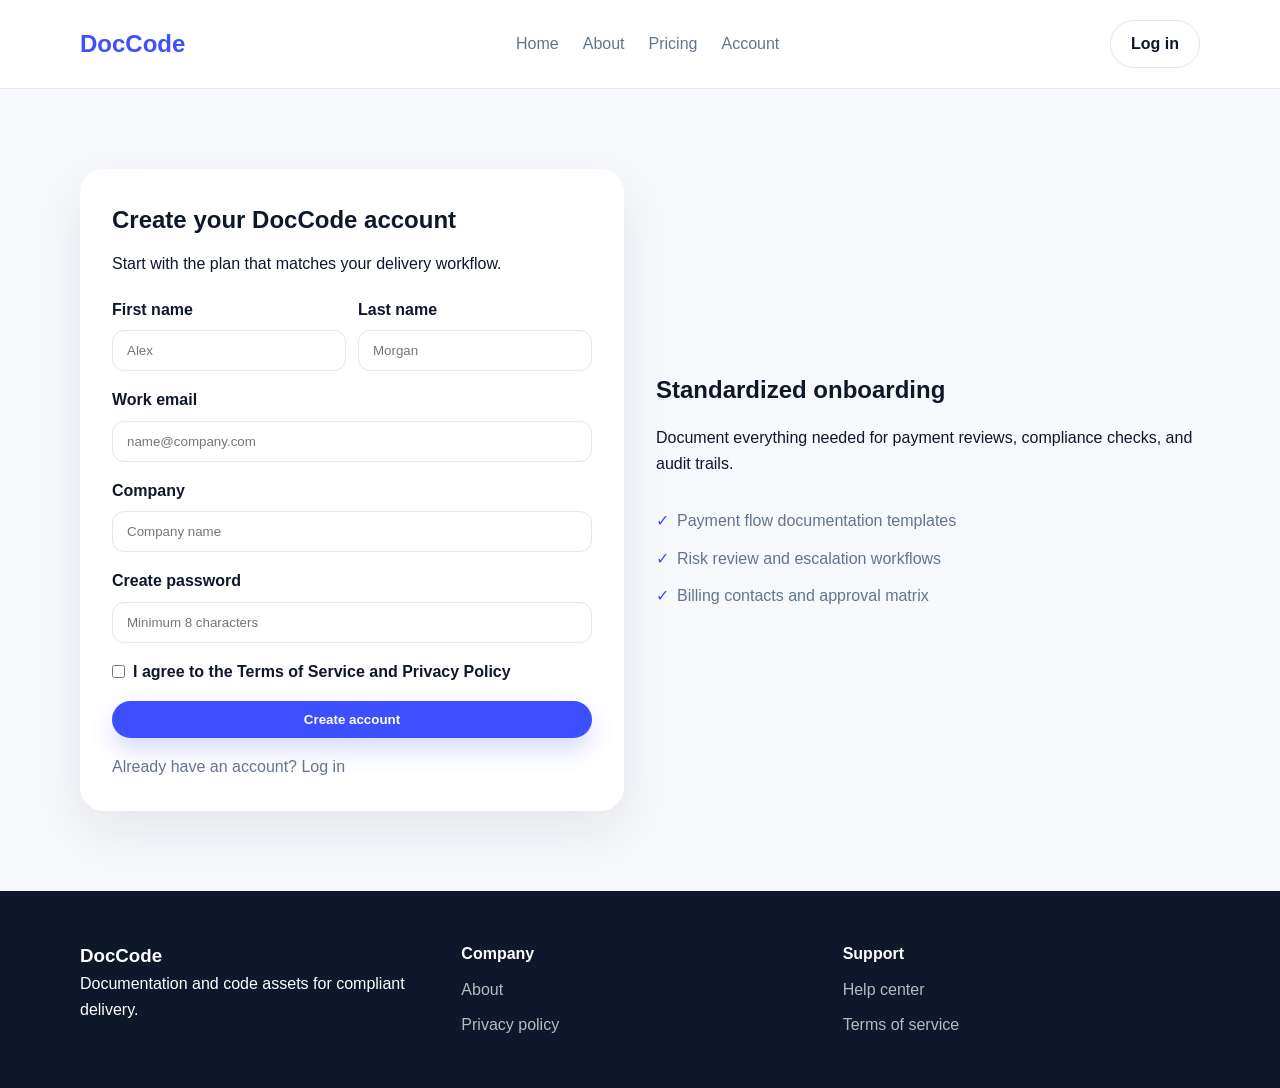
<file: register.html>
<!DOCTYPE html>
<html lang="en">
<head>
  <meta charset="UTF-8" />
  <meta name="viewport" content="width=device-width, initial-scale=1.0" />
  <title>Create account - DocCode</title>
  <link rel="stylesheet" href="styles.css" />
</head>
<body>
  <header class="site-header">
    <div class="container nav">
      <div class="logo">DocCode</div>
      <nav>
        <a href="index.html">Home</a>
        <a href="about.html">About</a>
        <a href="purchase.html">Pricing</a>
        <a href="profile.html">Account</a>
      </nav>
      <a class="ghost-btn" href="login.html">Log in</a>
    </div>
  </header>

  <main>
    <section class="auth-page reveal">
      <div class="container auth-layout">
        <div class="auth-card">
          <div class="auth-header">
            <h1>Create your DocCode account</h1>
            <p>Start with the plan that matches your delivery workflow.</p>
          </div>
          <form class="auth-form">
            <div class="auth-grid">
              <label>
                First name
                <input type="text" placeholder="Alex" required />
              </label>
              <label>
                Last name
                <input type="text" placeholder="Morgan" required />
              </label>
            </div>
            <label>
              Work email
              <input type="email" placeholder="name@company.com" required />
            </label>
            <label>
              Company
              <input type="text" placeholder="Company name" required />
            </label>
            <label>
              Create password
              <input type="password" placeholder="Minimum 8 characters" required />
            </label>
            <label class="checkbox">
              <input type="checkbox" required />
              <span>I agree to the <a href="terms.html">Terms of Service</a> and <a href="privacy.html">Privacy Policy</a></span>
            </label>
            <button class="primary-btn" type="submit">Create account</button>
          </form>
          <p class="auth-footer">
            Already have an account? <a href="login.html">Log in</a>
          </p>
        </div>
        <div class="auth-side">
          <h2>Standardized onboarding</h2>
          <p>Document everything needed for payment reviews, compliance checks, and audit trails.</p>
          <ul class="checklist">
            <li>Payment flow documentation templates</li>
            <li>Risk review and escalation workflows</li>
            <li>Billing contacts and approval matrix</li>
          </ul>
        </div>
      </div>
    </section>
  </main>

  <footer class="site-footer">
    <div class="container footer-grid">
      <div>
        <h3>DocCode</h3>
        <p>Documentation and code assets for compliant delivery.</p>
      </div>
      <div>
        <h4>Company</h4>
        <a href="about.html">About</a>
        <a href="privacy.html">Privacy policy</a>
      </div>
      <div>
        <h4>Support</h4>
        <a href="#">Help center</a>
        <a href="terms.html">Terms of service</a>
      </div>
    </div>
  </footer>
  <script src="script.js"></script>
</body>
</html>
</file>
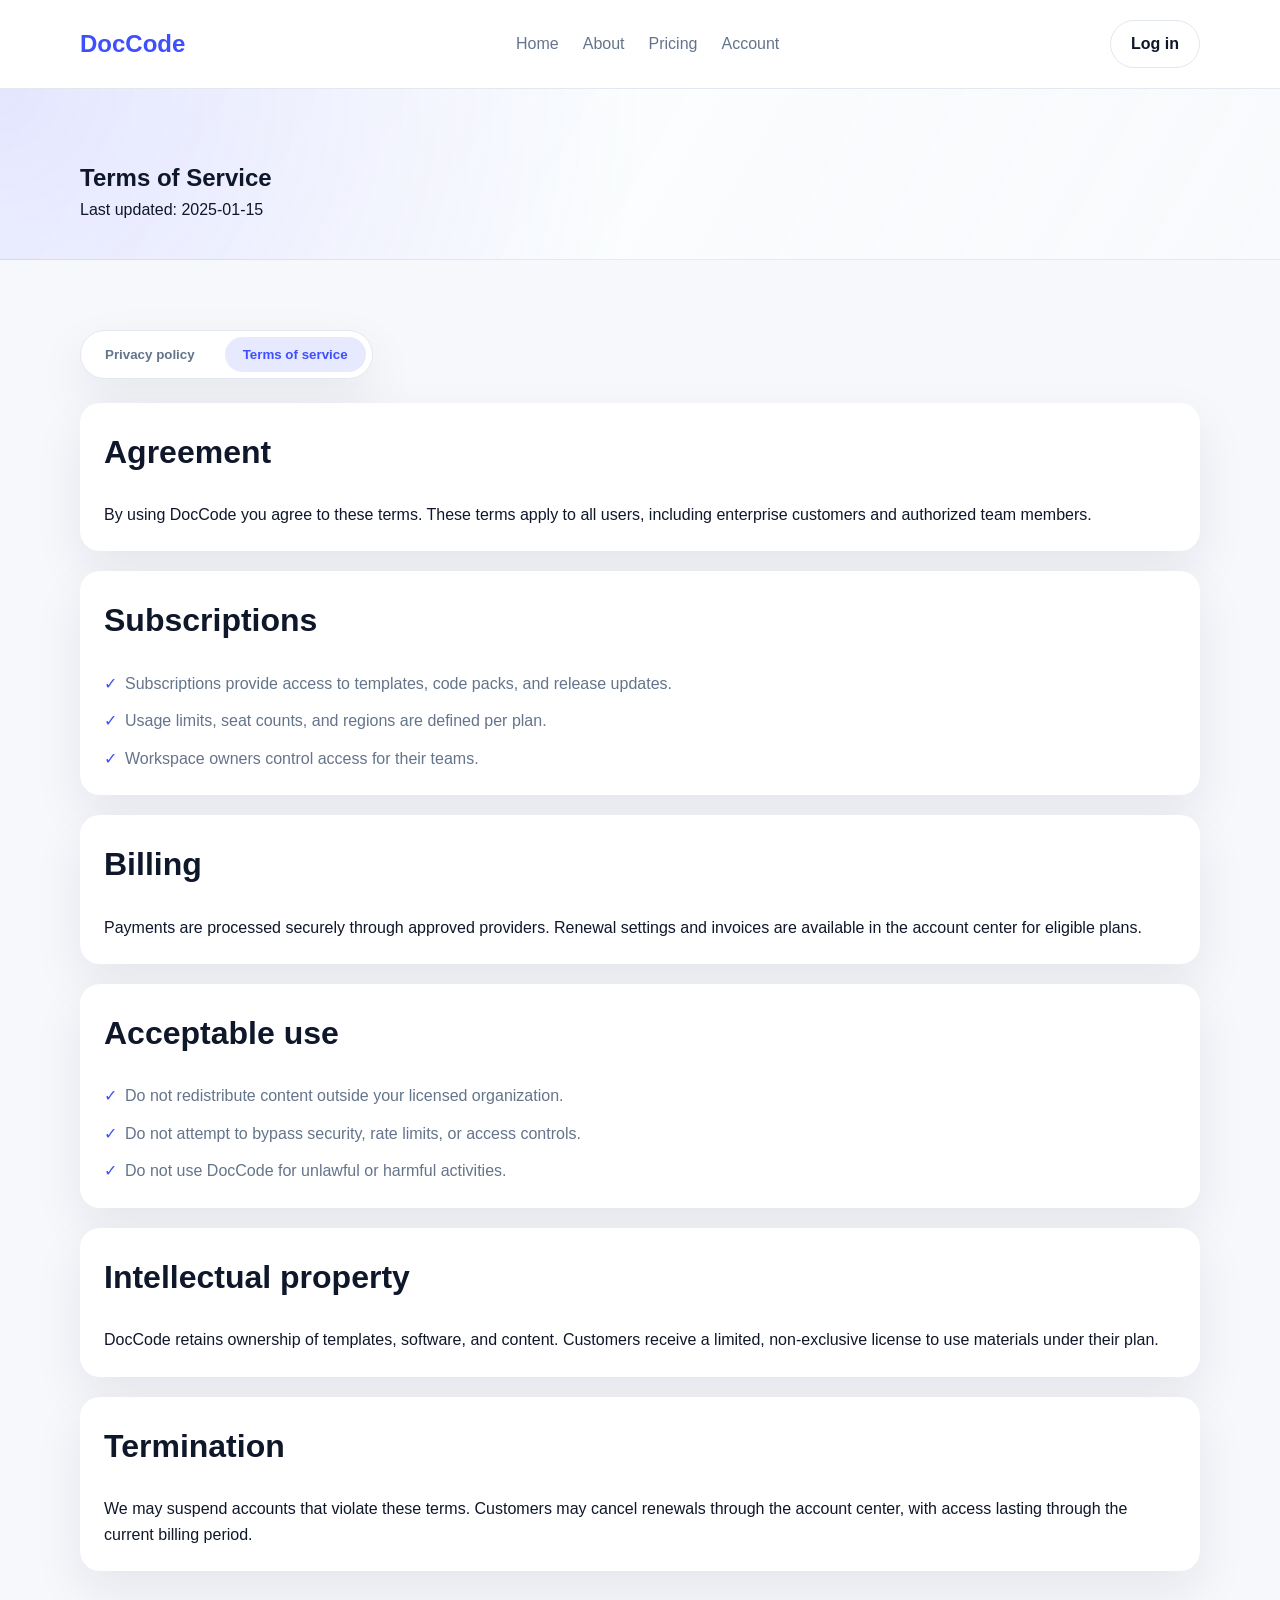
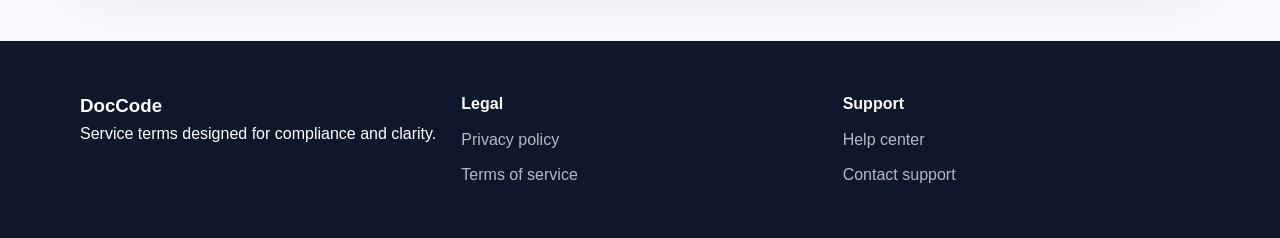
<file: terms.html>
<!DOCTYPE html>
<html lang="en">
<head>
  <meta charset="UTF-8" />
  <meta name="viewport" content="width=device-width, initial-scale=1.0" />
  <title>Terms of Service - DocCode</title>
  <link rel="stylesheet" href="styles.css" />
</head>
<body>
  <header class="site-header">
    <div class="container nav">
      <div class="logo">DocCode</div>
      <nav>
        <a href="index.html">Home</a>
        <a href="about.html">About</a>
        <a href="purchase.html">Pricing</a>
        <a href="profile.html">Account</a>
      </nav>
      <a class="ghost-btn" href="login.html">Log in</a>
    </div>
  </header>

  <main>
    <section class="page-hero reveal">
      <div class="container">
        <h1>Terms of Service</h1>
        <p>Last updated: 2025-01-15</p>
      </div>
    </section>

    <section class="section reveal">
      <div class="container legal-shell">
        <div class="legal-tabs" data-default="terms">
          <button class="legal-tab" data-legal="privacy">Privacy policy</button>
          <button class="legal-tab active" data-legal="terms">Terms of service</button>
        </div>
        <div class="legal-panels">
          <div class="legal-panel" data-legal-panel="privacy">
            <div class="panel">
              <h2>Overview</h2>
              <p>
                This Privacy Policy outlines how DocCode handles personal data collected through our sites and services.
                It applies to all users and authorized representatives accessing DocCode workspaces.
              </p>
            </div>
            <div class="panel">
              <h2>Information we collect</h2>
              <ul class="checklist">
                <li>Identity and contact details for account setup.</li>
                <li>Billing and transaction data managed by payment providers.</li>
                <li>Usage logs, security events, and workflow analytics.</li>
                <li>Support requests and feedback communications.</li>
              </ul>
            </div>
            <div class="panel">
              <h2>Use of information</h2>
              <ul class="checklist">
                <li>Operate and secure the DocCode platform.</li>
                <li>Provide compliance reporting and audit history.</li>
                <li>Improve templates, code packs, and documentation.</li>
              </ul>
            </div>
            <div class="panel">
              <h2>Data security</h2>
              <p>
                We employ encryption, access controls, monitoring, and incident response procedures to protect data
                integrity and availability.
              </p>
            </div>
            <div class="panel">
              <h2>Contact</h2>
              <p>Reach us at <a href="mailto:privacy@doccode.io">privacy@doccode.io</a> for privacy questions.</p>
            </div>
          </div>
          <div class="legal-panel active" data-legal-panel="terms">
            <div class="panel">
              <h2>Agreement</h2>
              <p>
                By using DocCode you agree to these terms. These terms apply to all users, including enterprise
                customers and authorized team members.
              </p>
            </div>
            <div class="panel">
              <h2>Subscriptions</h2>
              <ul class="checklist">
                <li>Subscriptions provide access to templates, code packs, and release updates.</li>
                <li>Usage limits, seat counts, and regions are defined per plan.</li>
                <li>Workspace owners control access for their teams.</li>
              </ul>
            </div>
            <div class="panel">
              <h2>Billing</h2>
              <p>
                Payments are processed securely through approved providers. Renewal settings and invoices are available
                in the account center for eligible plans.
              </p>
            </div>
            <div class="panel">
              <h2>Acceptable use</h2>
              <ul class="checklist">
                <li>Do not redistribute content outside your licensed organization.</li>
                <li>Do not attempt to bypass security, rate limits, or access controls.</li>
                <li>Do not use DocCode for unlawful or harmful activities.</li>
              </ul>
            </div>
            <div class="panel">
              <h2>Intellectual property</h2>
              <p>
                DocCode retains ownership of templates, software, and content. Customers receive a limited, non-exclusive
                license to use materials under their plan.
              </p>
            </div>
            <div class="panel">
              <h2>Termination</h2>
              <p>
                We may suspend accounts that violate these terms. Customers may cancel renewals through the account
                center, with access lasting through the current billing period.
              </p>
            </div>
          </div>
        </div>
      </div>
    </section>
  </main>

  <footer class="site-footer">
    <div class="container footer-grid">
      <div>
        <h3>DocCode</h3>
        <p>Service terms designed for compliance and clarity.</p>
      </div>
      <div>
        <h4>Legal</h4>
        <a href="privacy.html">Privacy policy</a>
        <a href="terms.html">Terms of service</a>
      </div>
      <div>
        <h4>Support</h4>
        <a href="#">Help center</a>
        <a href="#">Contact support</a>
      </div>
    </div>
  </footer>
  <script src="script.js"></script>
</body>
</html>
</file>
<file: styles.css>
:root {
  --primary: #3d4fff;
  --primary-dark: #2f3de0;
  --bg: #f7f8fc;
  --text: #0f172a;
  --muted: #64748b;
  --card: #ffffff;
  --border: #e2e8f0;
  --shadow: 0 20px 50px rgba(15, 23, 42, 0.08);
}

* {
  box-sizing: border-box;
  margin: 0;
  padding: 0;
}

body {
  font-family: "Inter", "PingFang SC", "Microsoft YaHei", sans-serif;
  color: var(--text);
  background: var(--bg);
  line-height: 1.6;
}

img {
  max-width: 100%;
}

a {
  color: inherit;
  text-decoration: none;
}

.container {
  width: min(1120px, 90%);
  margin: 0 auto;
}

.site-header {
  background: #ffffff;
  border-bottom: 1px solid var(--border);
  position: sticky;
  top: 0;
  z-index: 10;
}

.nav {
  display: flex;
  align-items: center;
  justify-content: space-between;
  padding: 20px 0;
  gap: 20px;
}

.logo {
  font-size: 1.5rem;
  font-weight: 700;
  color: var(--primary);
}

nav {
  display: flex;
  gap: 24px;
  font-weight: 500;
  color: var(--muted);
}

nav a.active {
  color: var(--primary);
}

.ghost-btn,
.primary-btn {
  padding: 10px 20px;
  border-radius: 999px;
  border: 1px solid transparent;
  font-weight: 600;
  cursor: pointer;
  transition: transform 0.2s ease, box-shadow 0.2s ease;
}

.primary-btn {
  background: var(--primary);
  color: #ffffff;
  box-shadow: 0 12px 24px rgba(61, 79, 255, 0.2);
}

.primary-btn:hover {
  background: var(--primary-dark);
  transform: translateY(-1px);
}

.ghost-btn {
  background: transparent;
  border-color: var(--border);
  color: var(--text);
}

.ghost-btn:hover {
  transform: translateY(-1px);
}

.hero {
  padding: 90px 0;
}

.hero-spotlight,
.hero-premium {
  background: radial-gradient(circle at top right, rgba(61, 79, 255, 0.18), transparent 45%),
    radial-gradient(circle at top left, rgba(15, 23, 42, 0.15), transparent 40%);
}

.hero-premium {
  position: relative;
  overflow: hidden;
}

.hero-premium::after {
  content: "";
  position: absolute;
  inset: 0;
  background: linear-gradient(120deg, rgba(255, 255, 255, 0.6), transparent 60%);
  pointer-events: none;
}

.hero-premium .container {
  position: relative;
  z-index: 1;
}

.hero-grid {
  display: grid;
  grid-template-columns: repeat(auto-fit, minmax(280px, 1fr));
  gap: 40px;
  align-items: stretch;
}

.hero-copy {
  display: flex;
  flex-direction: column;
  gap: 18px;
}

.badge {
  display: inline-block;
  background: rgba(61, 79, 255, 0.1);
  color: var(--primary);
  padding: 6px 14px;
  border-radius: 999px;
  font-weight: 600;
  margin-bottom: 16px;
}

.hero-badges {
  display: flex;
  flex-wrap: wrap;
  gap: 10px;
}

.hero-badges span {
  background: rgba(15, 23, 42, 0.08);
  padding: 6px 12px;
  border-radius: 999px;
  font-size: 0.8rem;
  font-weight: 600;
  color: var(--text);
}

.hero h1 {
  font-size: clamp(2.4rem, 4vw, 3.6rem);
  margin-bottom: 16px;
}

.sub {
  color: var(--muted);
  margin-bottom: 24px;
}

.hero-actions {
  display: flex;
  gap: 16px;
  align-items: center;
  margin-bottom: 28px;
}

.hero-metrics {
  display: grid;
  grid-template-columns: repeat(auto-fit, minmax(120px, 1fr));
  gap: 16px;
  color: var(--muted);
}

.hero-metrics strong {
  display: block;
  color: var(--text);
  font-size: 1.3rem;
}

.hero-logos,
.hero-trust {
  display: flex;
  flex-wrap: wrap;
  gap: 12px;
  color: var(--muted);
  font-weight: 600;
  letter-spacing: 0.04em;
  text-transform: uppercase;
  font-size: 0.75rem;
}

.hero-visual {
  display: flex;
  flex-direction: column;
  gap: 20px;
  height: 100%;
}

.link-btn {
  color: var(--primary);
  font-weight: 600;
}

.hero-showcase {
  display: grid;
  gap: 18px;
  flex: 1;
}

.showcase-card {
  background: var(--card);
  padding: 28px;
  border-radius: 24px;
  box-shadow: var(--shadow);
  display: grid;
  gap: 16px;
}

.showcase-header {
  display: flex;
  justify-content: space-between;
  gap: 12px;
  align-items: center;
}

.showcase-metrics {
  display: grid;
  grid-template-columns: repeat(2, minmax(120px, 1fr));
  gap: 16px;
  color: var(--muted);
}

.showcase-metrics strong {
  display: block;
  color: var(--text);
  font-size: 1.2rem;
}

.hero-card {
  background: var(--card);
  padding: 32px;
  border-radius: 24px;
  box-shadow: var(--shadow);
  animation: float 8s ease-in-out infinite;
}

.hero-card-header {
  display: flex;
  justify-content: space-between;
  gap: 12px;
  align-items: center;
}

.status-pill {
  background: rgba(61, 79, 255, 0.12);
  color: var(--primary);
  padding: 6px 12px;
  border-radius: 999px;
  font-size: 0.75rem;
  font-weight: 700;
}

.hero-panel {
  background: #0f172a;
  color: #ffffff;
  padding: 28px;
  border-radius: 24px;
  display: grid;
  gap: 14px;
  box-shadow: var(--shadow);
  margin-top: auto;
}

.hero-panel p {
  color: rgba(255, 255, 255, 0.8);
}

.hero-pill-grid {
  display: flex;
  flex-wrap: wrap;
  gap: 10px;
}

.hero-pill-grid span {
  background: rgba(255, 255, 255, 0.12);
  color: #ffffff;
  padding: 6px 12px;
  border-radius: 999px;
  font-weight: 600;
  font-size: 0.85rem;
}

.section-head {
  display: flex;
  align-items: flex-end;
  justify-content: space-between;
  gap: 24px;
  margin-bottom: 32px;
}

.eyebrow {
  text-transform: uppercase;
  letter-spacing: 0.18em;
  font-size: 0.75rem;
  color: var(--muted);
  font-weight: 700;
  margin-bottom: 12px;
}

.hero-card .price {
  font-size: 2rem;
  margin: 12px 0;
}

.hero-card span {
  font-size: 1rem;
  color: var(--muted);
}

.hero-card ul {
  list-style: none;
  margin: 20px 0 24px;
  display: grid;
  gap: 12px;
  color: var(--muted);
}

.section {
  padding: 70px 0;
}

.section.alt {
  background: #ffffff;
}

.section h2 {
  font-size: 2rem;
  margin-bottom: 24px;
}

.feature-grid {
  display: grid;
  grid-template-columns: repeat(auto-fit, minmax(220px, 1fr));
  gap: 24px;
}

.feature {
  background: var(--card);
  padding: 24px;
  border-radius: 20px;
  box-shadow: var(--shadow);
  transition: transform 0.2s ease;
}

.feature:hover {
  transform: translateY(-6px);
}

.split {
  display: grid;
  grid-template-columns: repeat(auto-fit, minmax(260px, 1fr));
  gap: 32px;
  align-items: center;
}

.checklist {
  list-style: none;
  margin-top: 16px;
  display: grid;
  gap: 12px;
  color: var(--muted);
}

.checklist li::before {
  content: "✓";
  color: var(--primary);
  margin-right: 8px;
}

.insight-card {
  background: #0f172a;
  color: #ffffff;
  padding: 32px;
  border-radius: 24px;
  display: grid;
  gap: 16px;
}

.insight-header {
  display: flex;
  justify-content: space-between;
  gap: 16px;
  align-items: flex-start;
}

.insight-meta {
  display: flex;
  justify-content: space-between;
  font-size: 0.95rem;
  color: rgba(255, 255, 255, 0.7);
}

.insight-list {
  display: grid;
  gap: 12px;
}

.insight-list strong {
  display: block;
  color: #ffffff;
  font-size: 0.95rem;
}

.insight-list span {
  color: rgba(255, 255, 255, 0.7);
  font-size: 0.85rem;
}

.testimonial-grid {
  display: grid;
  grid-template-columns: repeat(auto-fit, minmax(240px, 1fr));
  gap: 24px;
}

.testimonial {
  background: var(--card);
  padding: 24px;
  border-radius: 20px;
  box-shadow: var(--shadow);
  color: var(--muted);
}

.testimonial span {
  display: block;
  margin-top: 12px;
  color: var(--text);
  font-weight: 600;
}

.scene-grid {
  display: grid;
  grid-template-columns: repeat(auto-fit, minmax(220px, 1fr));
  gap: 24px;
}

.scene-card {
  background: var(--card);
  padding: 24px;
  border-radius: 20px;
  box-shadow: var(--shadow);
}

.flow-grid {
  display: grid;
  grid-template-columns: repeat(auto-fit, minmax(260px, 1fr));
  gap: 32px;
  align-items: center;
}

.flow-list {
  list-style: none;
  display: grid;
  gap: 16px;
  background: var(--card);
  padding: 24px;
  border-radius: 24px;
  box-shadow: var(--shadow);
}

.flow-list li {
  display: grid;
  gap: 6px;
  color: var(--muted);
}

.flow-list strong {
  color: var(--text);
}

.cta {
  display: flex;
  justify-content: space-between;
  align-items: center;
  gap: 24px;
  flex-wrap: wrap;
}

.site-footer {
  padding: 50px 0;
  background: #0f172a;
  color: #ffffff;
}

.footer-grid {
  display: grid;
  grid-template-columns: repeat(auto-fit, minmax(160px, 1fr));
  gap: 24px;
}

.footer-grid a {
  display: block;
  color: rgba(255, 255, 255, 0.7);
  margin-top: 10px;
}

.page-hero {
  padding: 70px 0 36px;
  background: radial-gradient(circle at top left, rgba(61, 79, 255, 0.14), transparent 50%),
    linear-gradient(120deg, rgba(255, 255, 255, 0.96), rgba(248, 250, 252, 0.9));
  border-bottom: 1px solid rgba(148, 163, 184, 0.2);
}

.billing-toggle {
  margin-top: 20px;
  display: inline-flex;
  align-items: center;
  gap: 12px;
  background: #ffffff;
  padding: 8px 14px;
  border-radius: 999px;
  box-shadow: var(--shadow);
}

.toggle-btn {
  width: 54px;
  height: 28px;
  border-radius: 999px;
  background: rgba(61, 79, 255, 0.2);
  border: none;
  position: relative;
  cursor: pointer;
}

.toggle-circle {
  position: absolute;
  top: 3px;
  left: 4px;
  width: 22px;
  height: 22px;
  background: #ffffff;
  border-radius: 50%;
  box-shadow: 0 4px 12px rgba(15, 23, 42, 0.15);
  transition: transform 0.2s ease;
}

.toggle-btn.active .toggle-circle {
  transform: translateX(24px);
}

.pricing-grid {
  display: grid;
  grid-template-columns: repeat(auto-fit, minmax(240px, 1fr));
  gap: 24px;
}

.price-card {
  background: var(--card);
  padding: 32px 28px;
  border-radius: 24px;
  box-shadow: var(--shadow);
  border: 2px solid transparent;
  display: grid;
  gap: 16px;
  transition: transform 0.2s ease, border-color 0.2s ease;
}

.price-card:hover {
  transform: translateY(-6px);
}

.price-card.featured {
  border-color: var(--primary);
  transform: translateY(-8px);
}

.price-card .price {
  font-size: 2rem;
}

.price-card .tag {
  color: var(--muted);
}

.price-card ul {
  list-style: none;
  display: grid;
  gap: 10px;
  color: var(--muted);
}

.compare-grid {
  display: grid;
  grid-template-columns: repeat(auto-fit, minmax(260px, 1fr));
  gap: 32px;
  align-items: start;
}

.compare-table {
  background: var(--card);
  border-radius: 24px;
  box-shadow: var(--shadow);
  overflow: hidden;
}

.compare-row {
  display: grid;
  grid-template-columns: 1.4fr repeat(3, 1fr);
  padding: 16px 20px;
  border-bottom: 1px solid var(--border);
  color: var(--muted);
}

.compare-row.header {
  background: #f1f5ff;
  font-weight: 600;
  color: var(--text);
}

.steps-grid {
  display: grid;
  grid-template-columns: repeat(auto-fit, minmax(200px, 1fr));
  gap: 20px;
}

.step-card {
  background: var(--card);
  padding: 24px;
  border-radius: 20px;
  box-shadow: var(--shadow);
  display: grid;
  gap: 10px;
}

.step-card span {
  font-weight: 700;
  color: var(--primary);
}

.guarantee-grid {
  display: grid;
  grid-template-columns: repeat(auto-fit, minmax(240px, 1fr));
  gap: 32px;
  align-items: center;
}

.guarantee-cards {
  display: grid;
  gap: 16px;
}

.guarantee-card {
  background: #0f172a;
  color: #ffffff;
  padding: 20px;
  border-radius: 18px;
}

.faq-grid {
  display: grid;
  grid-template-columns: repeat(auto-fit, minmax(240px, 1fr));
  gap: 24px;
}

.faq-item {
  background: var(--card);
  padding: 24px;
  border-radius: 20px;
  box-shadow: var(--shadow);
  cursor: pointer;
  transition: transform 0.2s ease, box-shadow 0.2s ease;
}

.faq-item.open {
  transform: translateY(-4px);
  box-shadow: 0 18px 40px rgba(15, 23, 42, 0.12);
}

.faq-item p {
  margin-top: 12px;
  color: var(--muted);
}

.profile-hero {
  display: grid;
  grid-template-columns: repeat(auto-fit, minmax(260px, 1fr));
  gap: 24px;
  align-items: stretch;
}

.profile-hero-card {
  flex: 1 1 380px;
  background: linear-gradient(135deg, rgba(61, 79, 255, 0.12), rgba(255, 255, 255, 0.9));
  padding: 24px;
  border-radius: 24px;
  box-shadow: var(--shadow);
  display: grid;
  gap: 20px;
  height: 100%;
}

.profile-hero-header {
  display: flex;
  align-items: center;
  gap: 16px;
}

.avatar {
  width: 54px;
  height: 54px;
  border-radius: 16px;
  background: rgba(61, 79, 255, 0.16);
  color: var(--primary);
  display: grid;
  place-items: center;
  font-weight: 700;
}

.profile-meta {
  color: var(--muted);
}

.profile-hero-actions {
  display: flex;
  flex-wrap: wrap;
  gap: 12px;
}

.profile-highlights {
  flex: 1 1 320px;
  display: grid;
  gap: 16px;
  height: 100%;
  grid-auto-rows: 1fr;
}

.highlight-card {
  background: var(--card);
  border-radius: 20px;
  padding: 18px 20px;
  box-shadow: var(--shadow);
  display: grid;
  gap: 8px;
}

.highlight-card span {
  color: var(--muted);
  font-size: 0.9rem;
}

.profile-grid {
  display: grid;
  grid-template-columns: 220px 1fr;
  gap: 24px;
}

.profile-menu {
  display: grid;
  gap: 12px;
}

.menu-item {
  padding: 12px 16px;
  border-radius: 12px;
  border: 1px solid var(--border);
  background: #ffffff;
  text-align: left;
  cursor: pointer;
  font-weight: 600;
  transition: transform 0.2s ease;
}

.menu-item:hover {
  transform: translateY(-2px);
}

.menu-item.active {
  background: rgba(61, 79, 255, 0.12);
  border-color: rgba(61, 79, 255, 0.4);
  color: var(--primary);
}

.profile-content {
  display: grid;
  gap: 24px;
}

.panel {
  background: var(--card);
  padding: 24px;
  border-radius: 20px;
  box-shadow: var(--shadow);
}

.panel-header {
  display: flex;
  align-items: center;
  justify-content: space-between;
  gap: 16px;
}

.tab-panel {
  display: none;
}

.tab-panel.active {
  display: grid;
  gap: 16px;
}

.metrics {
  display: grid;
  grid-template-columns: repeat(auto-fit, minmax(120px, 1fr));
  gap: 20px;
  margin-top: 16px;
  color: var(--muted);
}

.metrics strong {
  display: block;
  font-size: 1.5rem;
  color: var(--text);
}

.overview-grid {
  display: grid;
  grid-template-columns: repeat(auto-fit, minmax(220px, 1fr));
  gap: 16px;
  margin-top: 20px;
}

.overview-card {
  border-radius: 16px;
  padding: 16px;
  border: 1px solid var(--border);
  background: #f8fafc;
  display: grid;
  gap: 12px;
}

.overview-tags {
  display: flex;
  flex-wrap: wrap;
  gap: 8px;
}

.overview-tags span {
  background: rgba(61, 79, 255, 0.12);
  color: var(--primary);
  padding: 6px 12px;
  border-radius: 999px;
  font-size: 0.85rem;
  font-weight: 600;
}

.progress-list {
  display: grid;
  gap: 16px;
}

.progress-item {
  display: grid;
  gap: 8px;
  color: var(--muted);
}

.progress-bar {
  height: 10px;
  border-radius: 999px;
  background: #e2e8f0;
  overflow: hidden;
}

.progress {
  height: 100%;
  background: linear-gradient(90deg, var(--primary), #6c7bff);
  border-radius: 999px;
}

.download-list {
  display: grid;
  gap: 16px;
  margin-top: 16px;
}

.download-meta {
  display: flex;
  align-items: center;
  justify-content: space-between;
  gap: 16px;
  padding: 16px;
  border-radius: 16px;
  border: 1px solid var(--border);
  background: #f1f5ff;
  color: var(--muted);
}

.download-item {
  display: flex;
  align-items: center;
  justify-content: space-between;
  gap: 16px;
  padding: 16px;
  border-radius: 16px;
  border: 1px solid var(--border);
  background: #f8fafc;
}

.team-grid {
  display: grid;
  grid-template-columns: repeat(auto-fit, minmax(200px, 1fr));
  gap: 16px;
  margin-top: 16px;
}

.team-lead {
  display: flex;
  flex-wrap: wrap;
  gap: 16px;
  padding: 16px;
  border-radius: 16px;
  border: 1px solid var(--border);
  background: #f8fafc;
  color: var(--muted);
}

.team-lead strong {
  display: block;
  color: var(--text);
}

.team-card {
  border: 1px solid var(--border);
  border-radius: 16px;
  padding: 16px;
  background: #f8fafc;
  display: grid;
  gap: 12px;
}

.order-table {
  display: grid;
  gap: 12px;
}

.order-summary {
  display: grid;
  grid-template-columns: repeat(auto-fit, minmax(140px, 1fr));
  gap: 16px;
  padding: 16px;
  border-radius: 16px;
  border: 1px solid var(--border);
  background: #f8fafc;
  color: var(--muted);
}

.order-summary strong {
  display: block;
  color: var(--text);
}

.order-row {
  display: grid;
  grid-template-columns: 1.2fr 1fr 0.8fr 0.8fr 1fr;
  align-items: center;
  gap: 12px;
  padding: 12px 16px;
  border-radius: 14px;
  background: #f8fafc;
  color: var(--muted);
}

.order-row.header {
  background: #eef2ff;
  color: var(--text);
  font-weight: 600;
}

.status {
  color: var(--primary);
  font-weight: 600;
}

.status.success {
  color: #10b981;
}

.ghost-btn.small {
  padding: 6px 14px;
  font-size: 0.85rem;
}

.notice-list {
  display: grid;
  gap: 12px;
}

.notice-callout {
  background: #eef2ff;
  border-radius: 16px;
  padding: 16px;
  display: grid;
  gap: 8px;
  color: var(--muted);
}

.notice-callout strong {
  color: var(--text);
}

.notice-item {
  display: flex;
  justify-content: space-between;
  gap: 16px;
  padding: 16px;
  border-radius: 16px;
  background: #f8fafc;
  color: var(--muted);
}

.notice-item h4 {
  color: var(--text);
}

.auth-page {
  padding: 80px 0;
}

.auth-layout {
  display: grid;
  grid-template-columns: repeat(auto-fit, minmax(280px, 1fr));
  gap: 32px;
  align-items: center;
}

.auth-card {
  background: var(--card);
  padding: 32px;
  border-radius: 24px;
  box-shadow: var(--shadow);
}

.auth-header h1 {
  margin-bottom: 12px;
}

.auth-form {
  display: grid;
  gap: 16px;
  margin-top: 20px;
}

.auth-form label {
  display: grid;
  gap: 8px;
  font-weight: 600;
  color: var(--text);
}

.auth-form .checkbox {
  display: flex;
  align-items: center;
}

.auth-form input {
  padding: 12px 14px;
  border-radius: 12px;
  border: 1px solid var(--border);
  background: #ffffff;
}

.auth-grid {
  display: grid;
  grid-template-columns: repeat(auto-fit, minmax(140px, 1fr));
  gap: 12px;
}

.auth-row {
  display: flex;
  justify-content: space-between;
  align-items: center;
  gap: 12px;
}

.checkbox {
  display: flex;
  align-items: center;
  gap: 8px;
  flex-wrap: nowrap;
  font-weight: 500;
  color: var(--muted);
}

.checkbox input {
  margin: 0;
}

.checkbox span {
  display: inline;
}

.auth-footer {
  margin-top: 16px;
  color: var(--muted);
}

.auth-side {
  display: grid;
  gap: 16px;
}

.about-hero {
  display: grid;
  grid-template-columns: repeat(auto-fit, minmax(280px, 1fr));
  gap: 24px;
  align-items: center;
}

.about-card {
  background: var(--card);
  padding: 24px;
  border-radius: 20px;
  box-shadow: var(--shadow);
}

.about-stats {
  display: grid;
  grid-template-columns: repeat(auto-fit, minmax(120px, 1fr));
  gap: 16px;
  margin-top: 16px;
  color: var(--muted);
}

.about-stats strong {
  display: block;
  font-size: 1.4rem;
  color: var(--text);
}

.about-grid {
  display: grid;
  grid-template-columns: repeat(auto-fit, minmax(260px, 1fr));
  gap: 32px;
  align-items: center;
}

.pill-grid {
  display: flex;
  flex-wrap: wrap;
  gap: 10px;
  margin-top: 16px;
}

.pill-grid span {
  background: rgba(61, 79, 255, 0.12);
  color: var(--primary);
  padding: 6px 12px;
  border-radius: 999px;
  font-weight: 600;
  font-size: 0.9rem;
}

.legal-layout {
  display: grid;
  grid-template-columns: minmax(180px, 240px) 1fr;
  gap: 24px;
}

.legal-nav {
  display: grid;
  gap: 12px;
  position: sticky;
  top: 120px;
  align-self: start;
}

.legal-nav a {
  padding: 10px 14px;
  border-radius: 12px;
  border: 1px solid var(--border);
  color: var(--muted);
  background: #ffffff;
  font-weight: 600;
}

.legal-nav a.active {
  color: var(--primary);
  border-color: rgba(61, 79, 255, 0.4);
  background: rgba(61, 79, 255, 0.1);
}

.legal-content {
  display: grid;
  gap: 20px;
}

.legal-shell {
  display: grid;
  gap: 24px;
}

.legal-tabs {
  display: inline-flex;
  gap: 12px;
  background: #ffffff;
  padding: 6px;
  border-radius: 999px;
  border: 1px solid var(--border);
  box-shadow: var(--shadow);
  width: fit-content;
}

.legal-tab {
  border: none;
  background: transparent;
  padding: 10px 18px;
  border-radius: 999px;
  font-weight: 600;
  color: var(--muted);
  cursor: pointer;
  transition: background 0.2s ease, color 0.2s ease;
}

.legal-tab.active {
  background: rgba(61, 79, 255, 0.12);
  color: var(--primary);
}

.legal-panels {
  display: grid;
  gap: 20px;
}

.legal-panel {
  display: none;
  gap: 20px;
}

.legal-panel.active {
  display: grid;
}

.reveal {
  opacity: 0;
  transform: translateY(20px);
  transition: opacity 0.6s ease, transform 0.6s ease;
}

.reveal.in-view {
  opacity: 1;
  transform: translateY(0);
}

@keyframes float {
  0%,
  100% {
    transform: translateY(0);
  }

  50% {
    transform: translateY(-8px);
  }
}

@media (max-width: 900px) {
  .hero-grid {
    gap: 28px;
  }

  .hero-visual {
    height: auto;
  }

  .profile-hero {
    grid-template-columns: 1fr;
  }

  .profile-grid {
    grid-template-columns: 1fr;
  }

  .profile-menu {
    grid-template-columns: repeat(auto-fit, minmax(140px, 1fr));
  }

  .download-item {
    flex-direction: column;
    align-items: flex-start;
  }

  .compare-row {
    grid-template-columns: 1.2fr repeat(3, 1fr);
    font-size: 0.9rem;
  }

  .order-row {
    grid-template-columns: 1fr;
    align-items: flex-start;
  }

  .legal-layout {
    grid-template-columns: 1fr;
  }

  .legal-nav {
    position: static;
    grid-template-columns: repeat(auto-fit, minmax(140px, 1fr));
  }
}

@media (max-width: 600px) {
  nav {
    display: none;
  }

  .hero {
    padding: 70px 0;
  }

  .hero h1 {
    font-size: clamp(2rem, 7vw, 2.6rem);
  }

  .hero-visual {
    order: 2;
  }

  .hero-copy {
    order: 1;
  }

  .hero-actions {
    flex-direction: column;
    align-items: flex-start;
  }

  .compare-row {
    grid-template-columns: 1fr;
    gap: 6px;
  }

  .auth-row {
    flex-direction: column;
    align-items: flex-start;
  }
}
</file>
